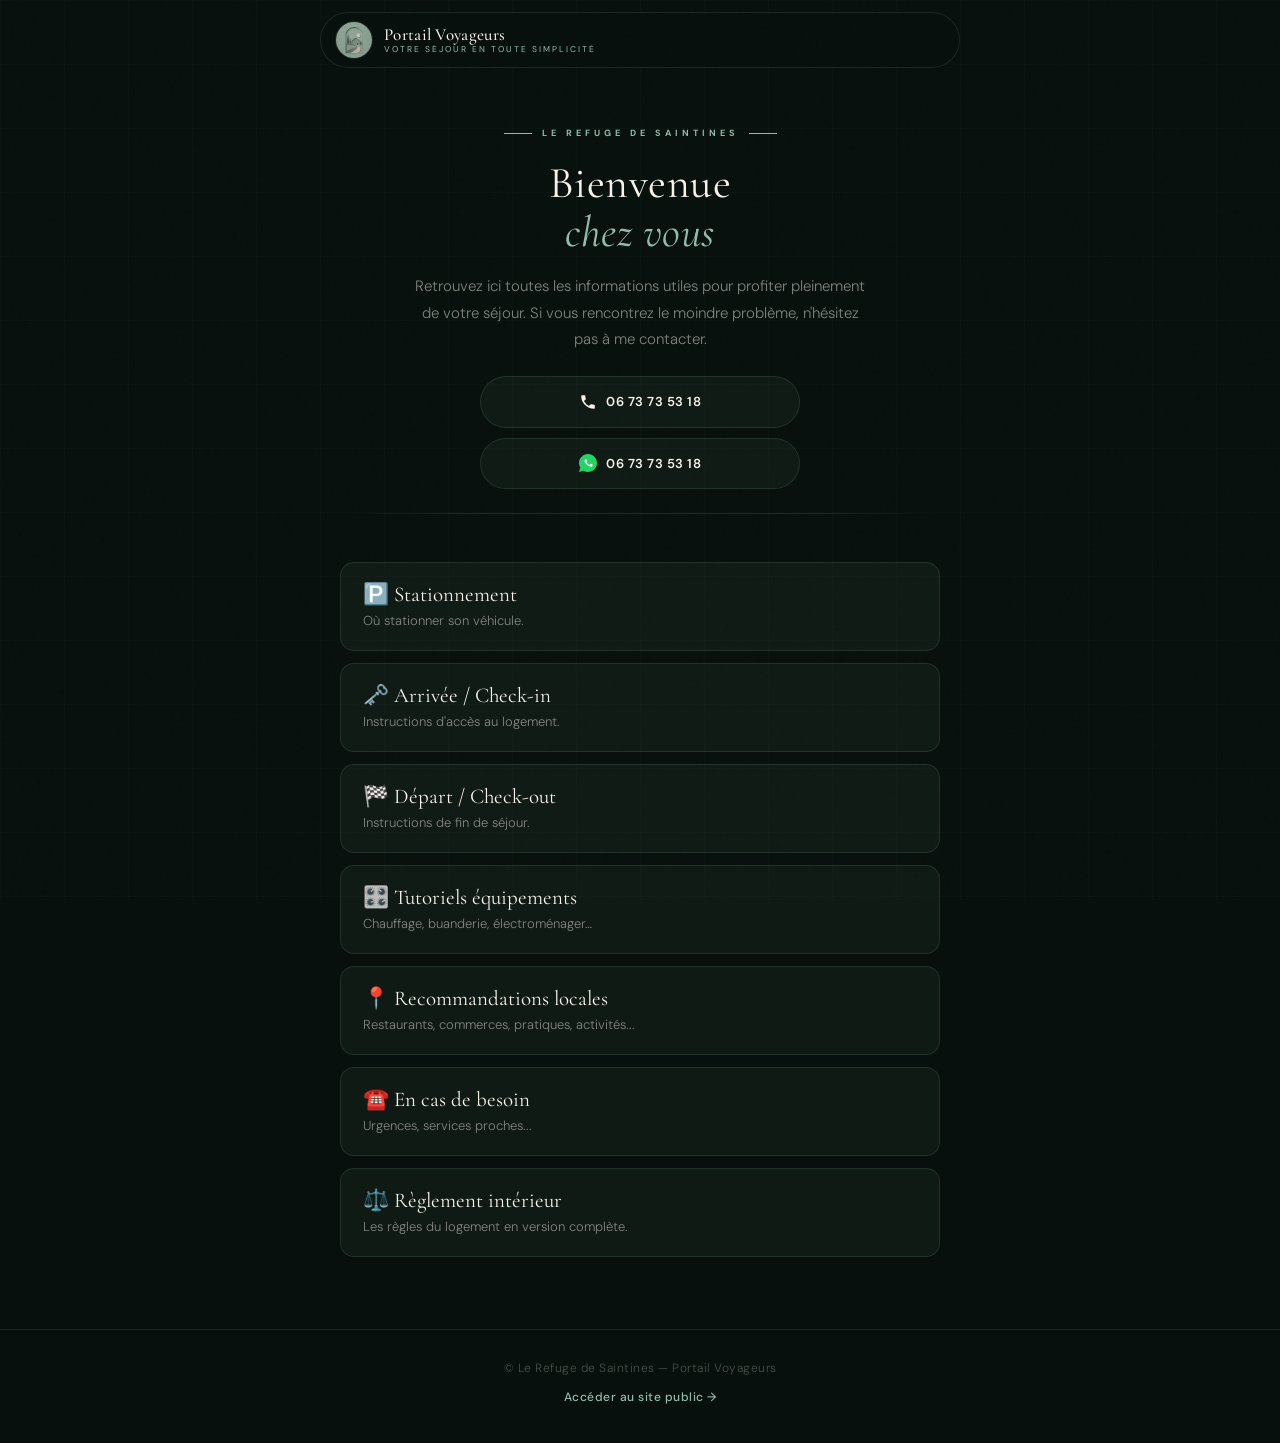
<file: index.html>
<!DOCTYPE html>
<html lang="fr">
<head>
    <meta charset="UTF-8">
    <title>Portail Voyageurs – Le Refuge de Saintines</title>

    <meta name="description" content="Portail voyageurs du Refuge de Saintines : retrouvez ici l'intégralité des informations utiles pour votre séjour.">
    <meta name="robots" content="noindex, nofollow">
    <meta name="viewport" content="width=device-width, initial-scale=1.0">
    <meta name="theme-color" content="#07100c">

    <link rel="preconnect" href="https://fonts.googleapis.com">
    <link rel="preconnect" href="https://fonts.gstatic.com" crossorigin>
    <link href="https://fonts.googleapis.com/css2?family=Cormorant+Garamond:ital,wght@0,400;0,500;0,600;1,400&family=DM+Sans:wght@300;400;500;600;700&display=swap" rel="stylesheet">

    <link rel="icon" href="images/logo-lrds.webp" type="image/webp">

    <link rel="stylesheet" href="css/base/00-tokens.css">
    <link rel="stylesheet" href="css/base/01-reset-base.css">
    <link rel="stylesheet" href="css/base/02-typography.css">
    <link rel="stylesheet" href="css/base/03-layout.css">
    <link rel="stylesheet" href="css/components/header.css">
    <link rel="stylesheet" href="css/components/buttons.css">
    <link rel="stylesheet" href="css/components/separators.css">
    <link rel="stylesheet" href="css/components/cards.css">
    <link rel="stylesheet" href="css/components/footer.css">
    <link rel="stylesheet" href="css/pages/home.css">
</head>

<body>
<a class="skip-link" href="#contenu-principal">Aller au contenu</a>

<header class="guest-header">
    <div class="header-inner">
        <div class="header-brand">
            <img src="images/logo-lrds.webp" alt="Logo Le Refuge de Saintines" class="guest-logo">
            <div class="guest-title">
                <span class="logo">Portail Voyageurs</span>
                <small class="sub">Votre séjour en toute simplicité</small>
            </div>
        </div>
    </div>
</header>

<main id="contenu-principal">

    <!-- Bloc de bienvenue -->
    <section class="guest-welcome">
        <div class="guest-container">
            <span class="eyebrow reveal">Le Refuge de Saintines</span>
            <h1 class="reveal reveal-delay-1">Bienvenue<br><em>chez vous</em></h1>

            <p class="welcome-text reveal reveal-delay-2">
                Retrouvez ici toutes les informations utiles pour profiter pleinement de votre séjour.
                Si vous rencontrez le moindre problème, n'hésitez pas à me contacter.
            </p>

            <div class="contact-card reveal reveal-delay-3">
                <a href="tel:+33673735318" class="btn-pill">
                    <svg class="btn-icon" xmlns="http://www.w3.org/2000/svg" width="18" height="18" viewBox="0 0 24 24" aria-hidden="true">
                        <path d="M6.62 10.79a15.053 15.053 0 006.59 6.59l2.2-2.2a1 1 0 011.01-.24 11.72 11.72 0 003.69.59 1 1 0 011 1V20a1 1 0 01-1 1A17 17 0 013 4a1 1 0 011-1h3.47a1 1 0 011 1 11.72 11.72 0 00.59 3.69 1 1 0 01-.25 1z"/>
                    </svg>
                    <span class="phone-text">06 73 73 53 18</span>
                </a>

                <a href="https://wa.me/33673735318" class="btn-pill">
                    <svg class="btn-icon whatsapp-icon" xmlns="http://www.w3.org/2000/svg" width="18" height="18" viewBox="0 0 32 32" aria-hidden="true">
                        <path fill="#25D366" d="M16 0C7.178 0 0 7.178 0 16c0 2.873.766 5.62 2.215 8.043L0 32l8.147-2.14A15.91 15.91 0 0 0 16 32c8.822 0 16-7.178 16-16S24.822 0 16 0z"/>
                        <path fill="#fff" d="M23.507 18.692c-.353-.177-2.088-1.03-2.41-1.148-.323-.118-.558-.177-.794.177-.236.353-.91 1.148-1.115 1.353-.206.206-.412.236-.765.059-.353-.177-1.49-.549-2.839-1.748-1.05-.938-1.76-2.088-1.966-2.441-.206-.353-.022-.549.156-.726.16-.159.353-.412.53-.618.177-.206.236-.353.353-.588.118-.236.059-.441-.03-.618-.088-.177-.794-1.912-1.075-2.628-.283-.705-.589-.608-.812-.62-.206-.012-.442 0-.677 0-.236 0-.618.088-.938.441-.318.353-1.236 1.208-1.236 2.951 0 1.742 1.266 3.428 1.442 3.674.177.236 2.493 3.81 6.075 5.339 3.583 1.53 3.583 1.02 4.23.973.647-.044 2.088-.853 2.383-1.676.295-.823.295-1.53.206-1.676-.088-.147-.324-.236-.677-.412z"/>
                    </svg>
                    <span class="phone-text">06 73 73 53 18</span>
                </a>
            </div>

            <div class="section-separator reveal reveal-delay-4"></div>
        </div>
    </section>

    <!-- MENU PRINCIPAL SOUS FORME DE CARTES -->
    <nav class="guest-menu" aria-label="Menu du portail voyageurs">
        <div class="guest-container menu-grid">
            <a href="parking.html" class="menu-card reveal">
                <h2>🅿️ Stationnement</h2>
                <p>Où stationner son véhicule.</p>
            </a>

            <a href="arrivee.html" class="menu-card reveal">
                <h2>🗝️ Arrivée / Check-in</h2>
                <p>Instructions d'accès au logement.</p>
            </a>

            <a href="checkout.html" class="menu-card reveal">
                <h2>🏁 Départ / Check-out</h2>
                <p>Instructions de fin de séjour.</p>
            </a>

            <a href="tutoriels.html" class="menu-card reveal">
                <h2>🎛️ Tutoriels équipements</h2>
                <p>Chauffage, buanderie, électroménager…</p>
            </a>

            <a href="https://gite-refugedesaintines.com/#reco" class="menu-card reveal">
                <h2>📍 Recommandations locales</h2>
                <p>Restaurants, commerces, pratiques, activités...</p>
            </a>

            <a href="https://gite-refugedesaintines.com/?reco=pratique#reco" class="menu-card reveal">
                <h2>☎️ En cas de besoin</h2>
                <p>Urgences, services proches...</p>
            </a>

            <a href="reglement.html" class="menu-card reveal">
                <h2>⚖️ Règlement intérieur</h2>
                <p>Les règles du logement en version complète.</p>
            </a>
        </div>
    </nav>

</main>

<footer class="guest-footer">
    <div class="guest-container">
        <p>© Le Refuge de Saintines — Portail Voyageurs</p>
        <p>
            <a href="https://gite-refugedesaintines.com" target="_blank" rel="noopener">
                Accéder au site public →
            </a>
        </p>
    </div>
</footer>

<script src="js/guest.js"></script>
</body>
</html>
</file>
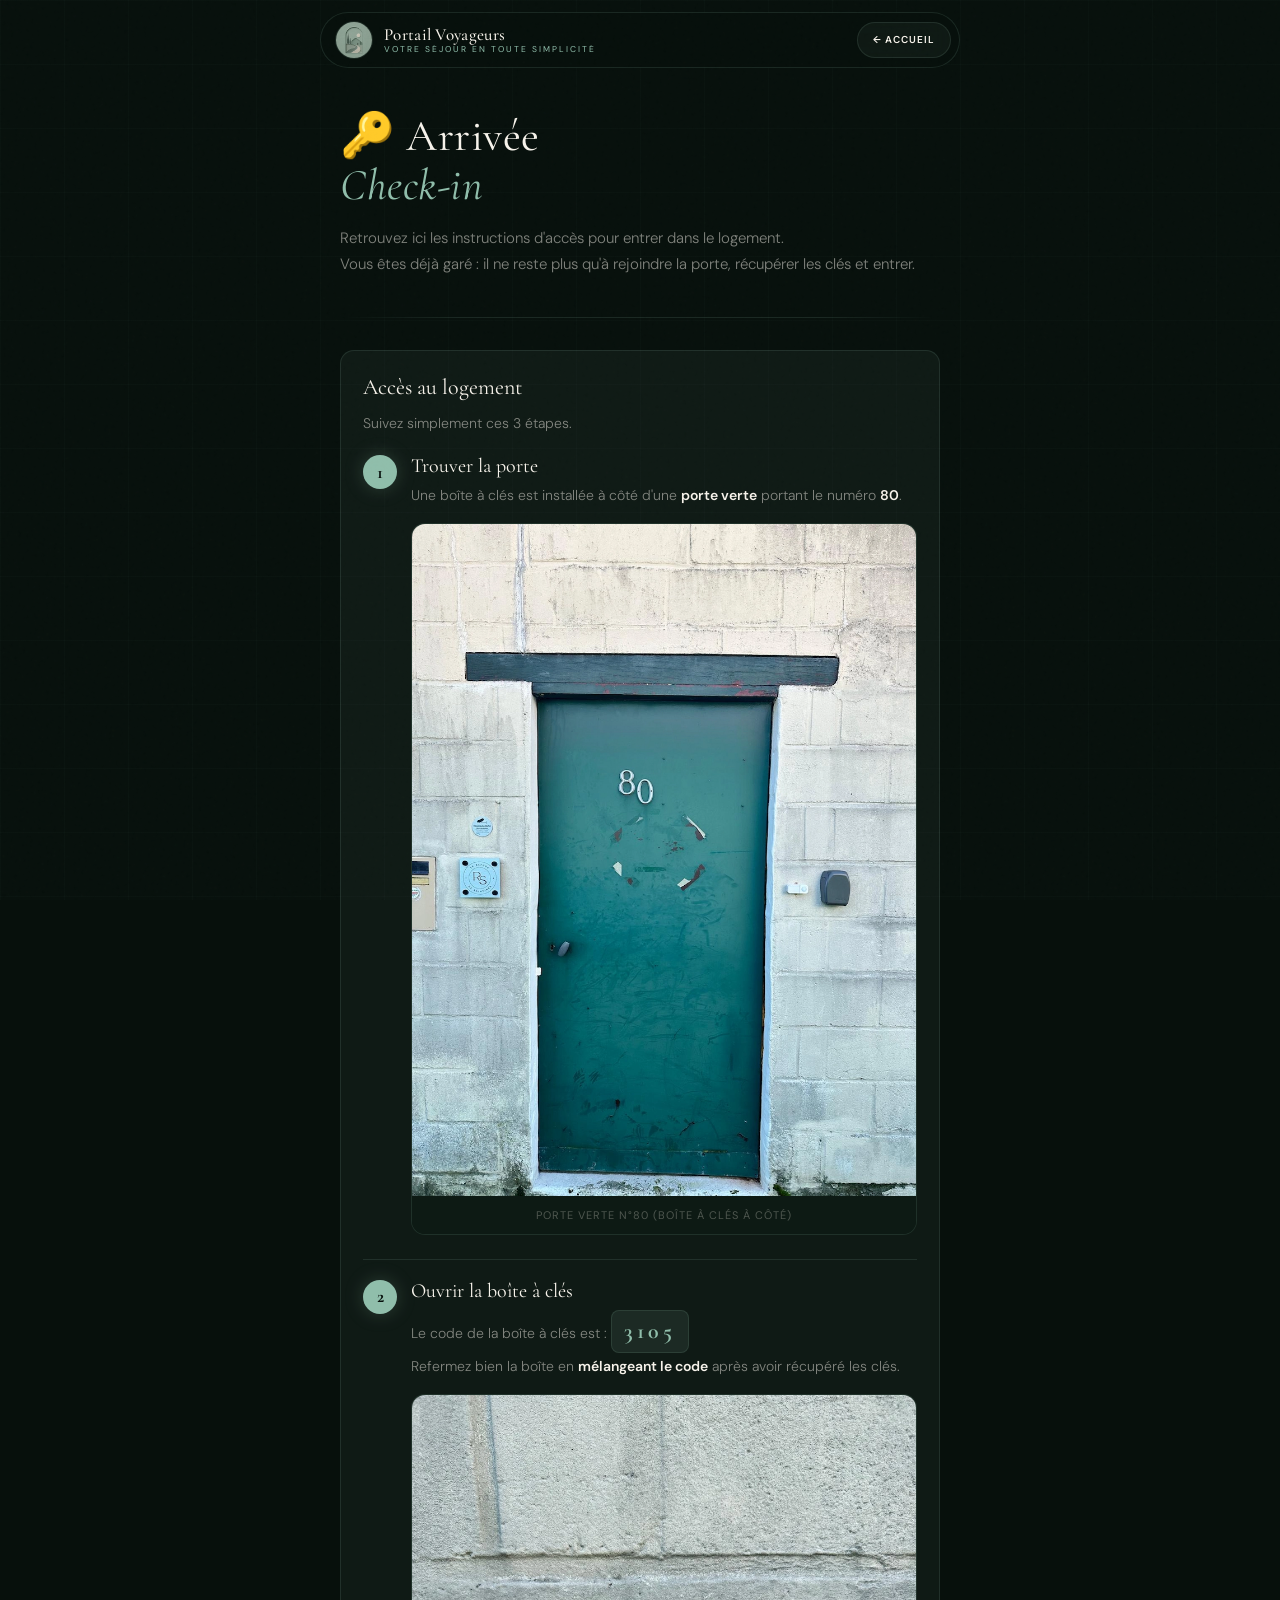
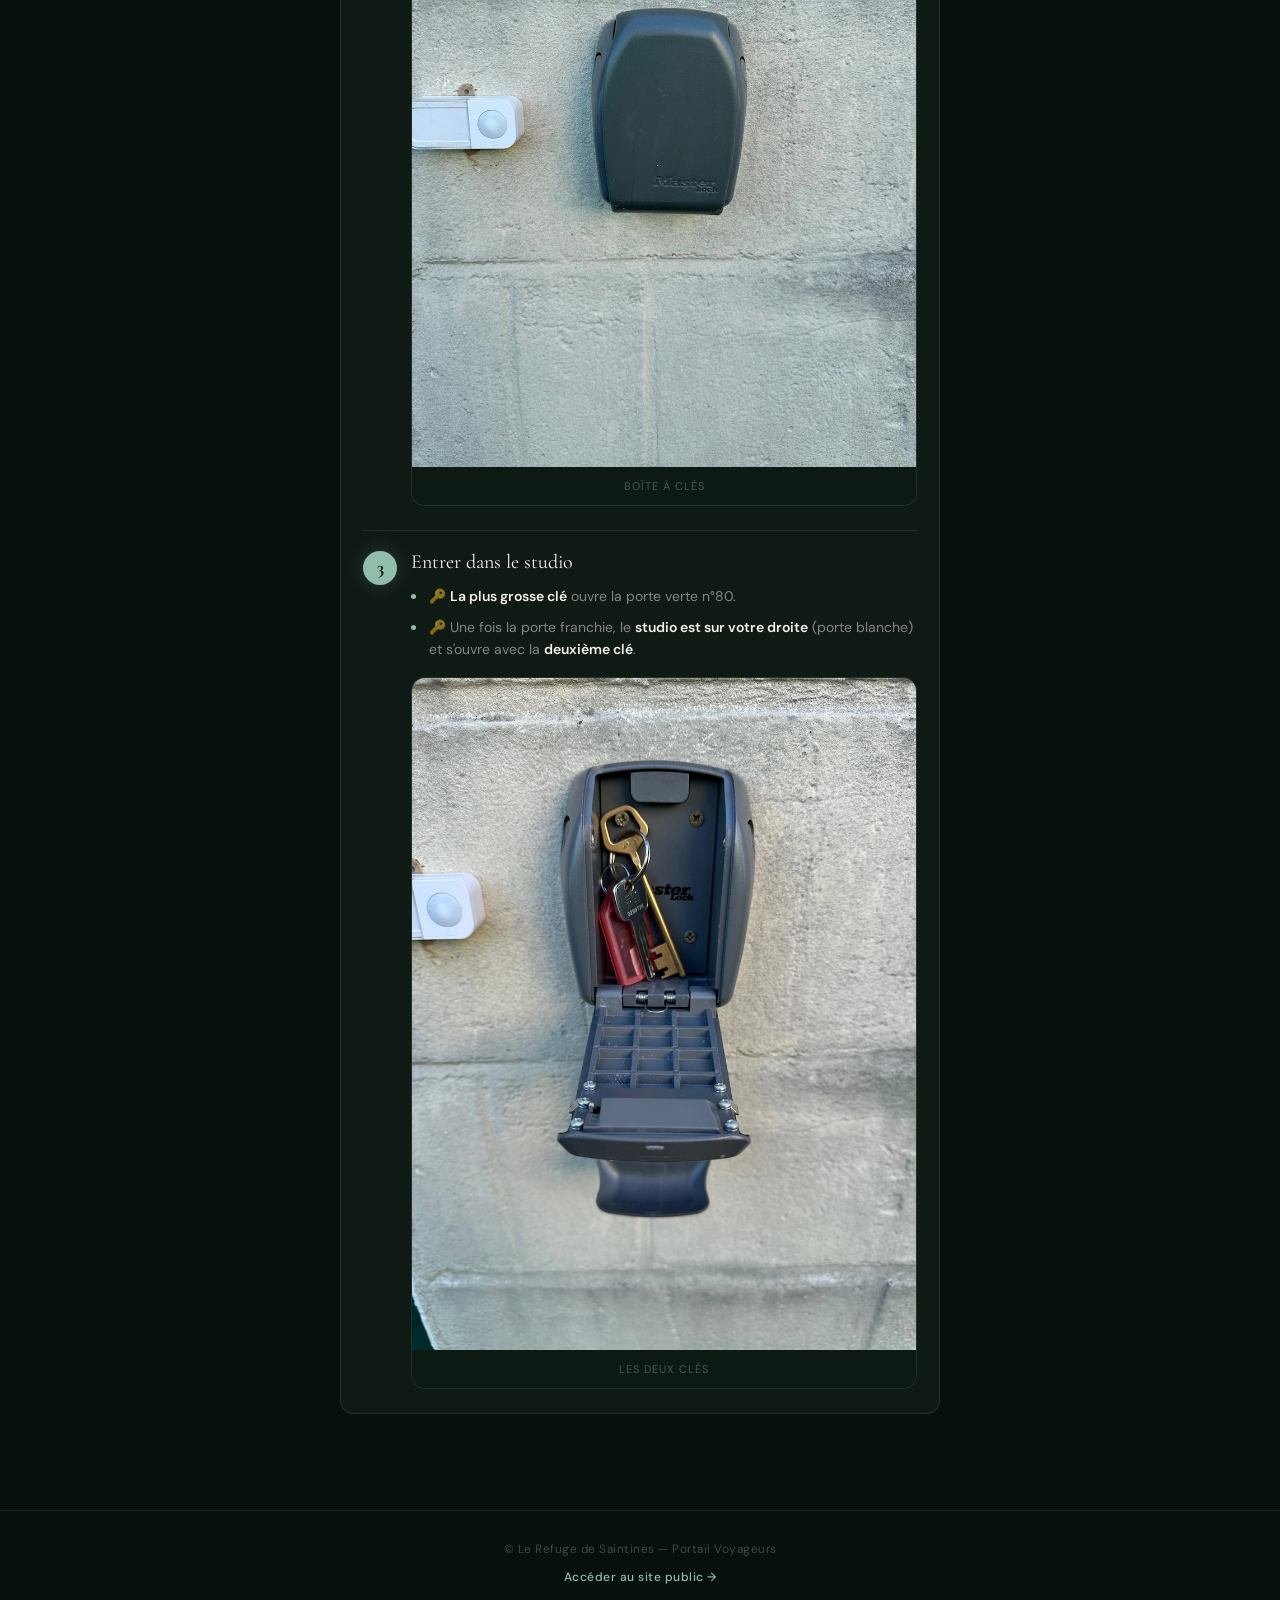
<file: arrivee.html>
<!doctype html>
<html lang="fr">
<head>
    <meta charset="utf-8" />
    <title>Arrivée / Check-in – Le Refuge de Saintines</title>

    <meta name="description" content="Toutes les informations d'accès au logement du Refuge de Saintines.">
    <meta name="robots" content="noindex, nofollow" />
    <meta name="viewport" content="width=device-width, initial-scale=1" />
    <meta name="theme-color" content="#07100c">

    <link rel="preconnect" href="https://fonts.googleapis.com">
    <link rel="preconnect" href="https://fonts.gstatic.com" crossorigin>
    <link href="https://fonts.googleapis.com/css2?family=Cormorant+Garamond:ital,wght@0,400;0,500;0,600;1,400&family=DM+Sans:wght@300;400;500;600;700&display=swap" rel="stylesheet">

    <link rel="icon" href="images/logo-lrds.webp" type="image/webp">

    <link rel="stylesheet" href="css/base/00-tokens.css">
    <link rel="stylesheet" href="css/base/01-reset-base.css">
    <link rel="stylesheet" href="css/base/02-typography.css">
    <link rel="stylesheet" href="css/base/03-layout.css">
    <link rel="stylesheet" href="css/components/header.css">
    <link rel="stylesheet" href="css/components/buttons.css">
    <link rel="stylesheet" href="css/components/separators.css">
    <link rel="stylesheet" href="css/components/cards.css">
    <link rel="stylesheet" href="css/components/footer.css">
    <link rel="stylesheet" href="css/pages/arrivee.css" />
</head>

<body>
<a class="skip-link" href="#contenu-principal">Aller au contenu</a>

<header class="guest-header">
    <div class="header-inner">
        <div class="header-brand">
            <img src="images/logo-lrds.webp" alt="Logo Le Refuge de Saintines" class="guest-logo">
            <div class="guest-title">
                <span class="logo">Portail Voyageurs</span>
                <small class="sub">Votre séjour en toute simplicité</small>
            </div>
        </div>
        <a href="index.html" class="header-return">← Accueil</a>
    </div>
</header>

<main id="contenu-principal">
    <section class="page-hero">
        <div class="guest-container">
            <h1 class="reveal">🔑 Arrivée<br><em>Check-in</em></h1>
            <p class="page-intro reveal reveal-delay-1">
                Retrouvez ici les instructions d'accès pour entrer dans le logement.<br>
                Vous êtes déjà garé : il ne reste plus qu'à rejoindre la porte, récupérer les clés et entrer.
            </p>
        </div>
    </section>

    <section class="page-section">
        <div class="guest-container">
            <div class="section-separator reveal"></div>
        </div>
    </section>

    <section class="page-section">
        <div class="guest-container">
            <article class="info-card reveal">
                <h2 class="info-title">Accès au logement</h2>
                <p>Suivez simplement ces 3 étapes.</p>

                <div class="arrivee-steps">
                    <!-- ÉTAPE 1 -->
                    <article class="arrivee-step">
                        <header class="arrivee-step-head">
                            <span class="arrivee-step-badge">1</span>
                            <div>
                                <h3>Trouver la porte</h3>
                                <p>
                                    Une boîte à clés est installée à côté d'une <strong>porte verte</strong> portant le numéro
                                    <strong>80</strong>.
                                </p>
                            </div>
                        </header>
                        <div class="arrivee-media">
                            <figure class="arrivee-photo">
                                <img src="images/acces/green-door.webp" alt="Porte verte numéro 80 (boîte à clés à proximité)" loading="lazy" />
                                <figcaption>Porte verte n°80 (boîte à clés à côté)</figcaption>
                            </figure>
                        </div>
                    </article>

                    <!-- ÉTAPE 2 -->
                    <article class="arrivee-step">
                        <header class="arrivee-step-head">
                            <span class="arrivee-step-badge">2</span>
                            <div>
                                <h3>Ouvrir la boîte à clés</h3>
                                <p>
                                    Le code de la boîte à clés est :
                                    <span class="arrivee-code">3105</span><br>
                                    Refermez bien la boîte en <strong>mélangeant le code</strong> après avoir récupéré les clés.
                                </p>
                            </div>
                        </header>
                        <div class="arrivee-media">
                            <figure class="arrivee-photo">
                                <img src="images/acces/key-box.webp" alt="Boîte à clés installée près de la porte verte" loading="lazy" />
                                <figcaption>Boîte à clés</figcaption>
                            </figure>
                        </div>
                    </article>

                    <!-- ÉTAPE 3 -->
                    <article class="arrivee-step">
                        <header class="arrivee-step-head">
                            <span class="arrivee-step-badge">3</span>
                            <div>
                                <h3>Entrer dans le studio</h3>
                                <ul class="arrivee-list">
                                    <li>🔑 <strong>La plus grosse clé</strong> ouvre la porte verte n°80.</li>
                                    <li>🔑 Une fois la porte franchie, le <strong>studio est sur votre droite</strong> (porte blanche) et s'ouvre avec la <strong>deuxième clé</strong>.</li>
                                </ul>
                            </div>
                        </header>
                        <div class="arrivee-media">
                            <figure class="arrivee-photo">
                                <img src="images/acces/key-box-opened.webp" alt="Les deux clés à l'intérieur de la boîte à clés" loading="lazy" />
                                <figcaption>Les deux clés</figcaption>
                            </figure>
                        </div>
                    </article>
                </div>
            </article>
        </div>
    </section>
</main>

<footer class="guest-footer">
    <div class="guest-container">
        <p>© Le Refuge de Saintines — Portail Voyageurs</p>
        <p>
            <a href="https://gite-refugedesaintines.com" target="_blank" rel="noopener">
                Accéder au site public →
            </a>
        </p>
    </div>
</footer>

<script src="js/guest.js"></script>
</body>
</html>
</file>
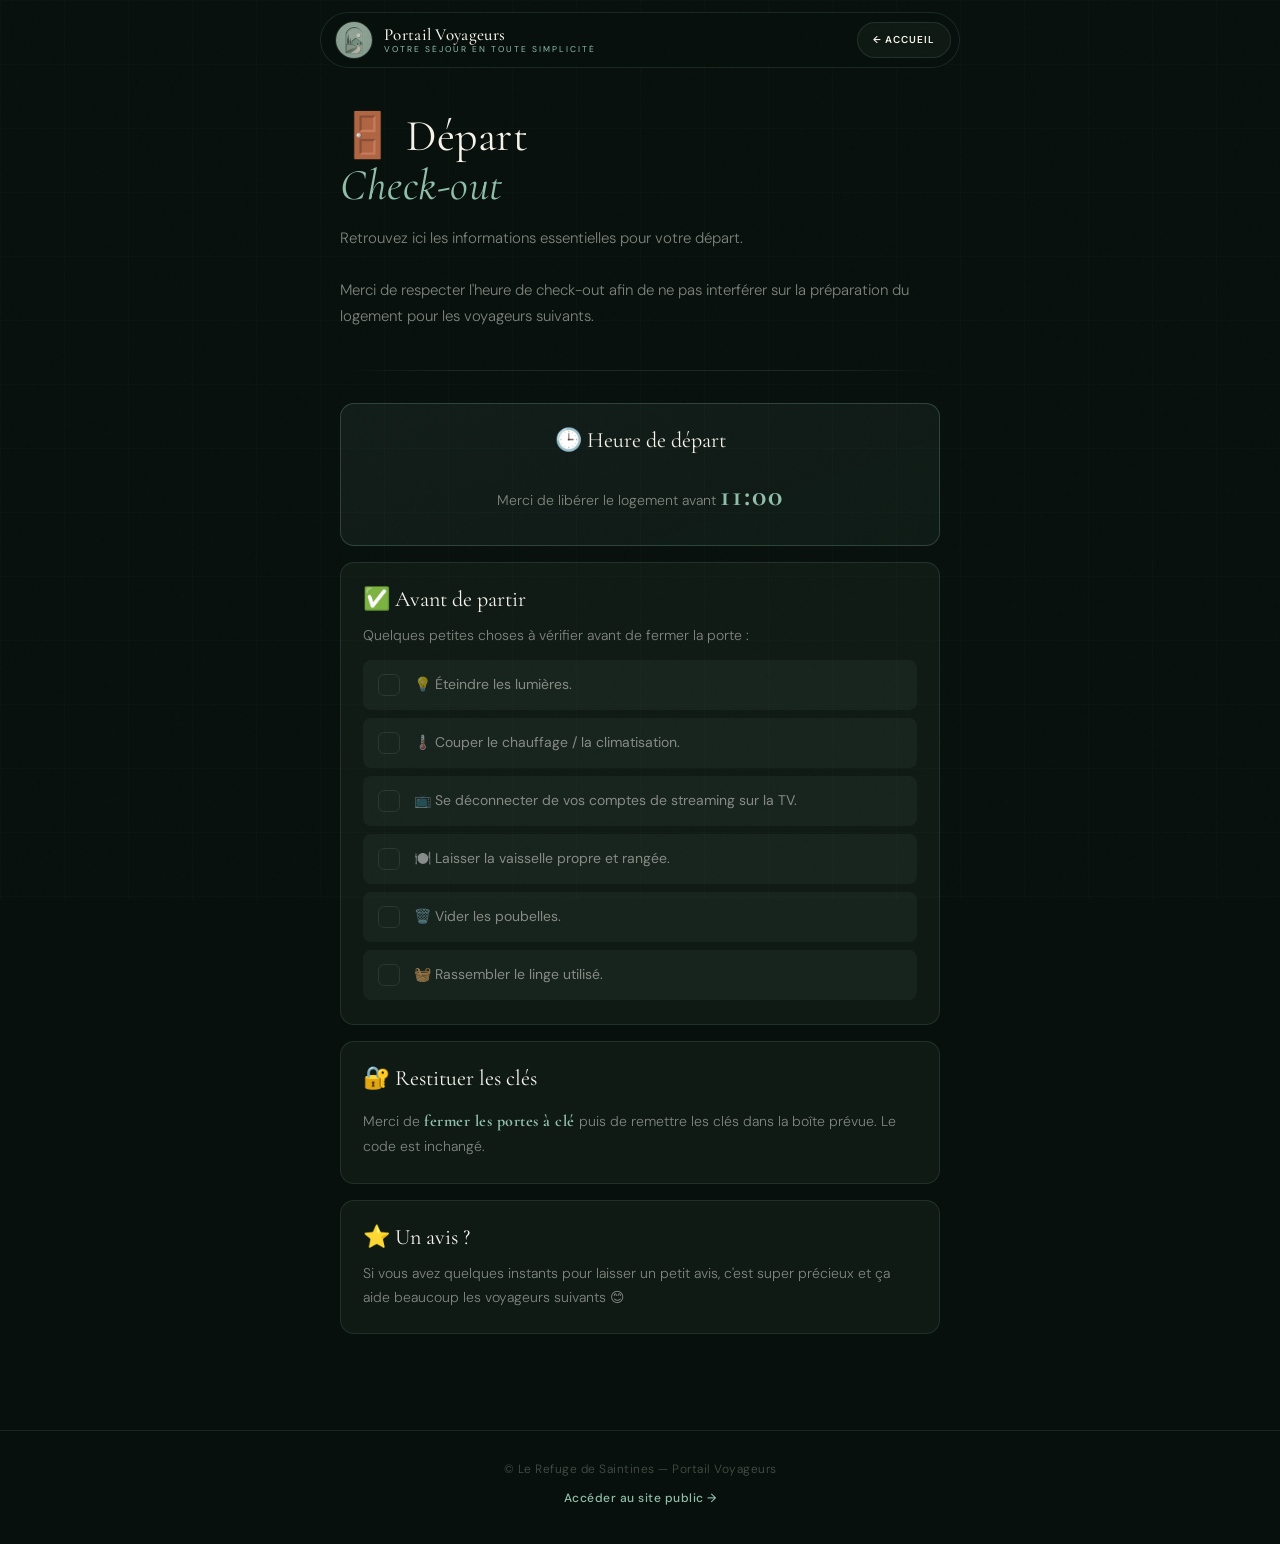
<file: checkout.html>
<!doctype html>
<html lang="fr">
<head>
    <meta charset="utf-8" />
    <title>Départ / Check-out – Le Refuge de Saintines</title>

    <meta name="description" content="Toutes les informations de fin de séjour au Refuge de Saintines.">
    <meta name="robots" content="noindex, nofollow" />
    <meta name="viewport" content="width=device-width, initial-scale=1" />
    <meta name="theme-color" content="#07100c">

    <link rel="preconnect" href="https://fonts.googleapis.com">
    <link rel="preconnect" href="https://fonts.gstatic.com" crossorigin>
    <link href="https://fonts.googleapis.com/css2?family=Cormorant+Garamond:ital,wght@0,400;0,500;0,600;1,400&family=DM+Sans:wght@300;400;500;600;700&display=swap" rel="stylesheet">

    <link rel="icon" href="images/logo-lrds.webp" type="image/webp">

    <link rel="stylesheet" href="css/base/00-tokens.css">
    <link rel="stylesheet" href="css/base/01-reset-base.css">
    <link rel="stylesheet" href="css/base/02-typography.css">
    <link rel="stylesheet" href="css/base/03-layout.css">
    <link rel="stylesheet" href="css/components/header.css">
    <link rel="stylesheet" href="css/components/buttons.css">
    <link rel="stylesheet" href="css/components/separators.css">
    <link rel="stylesheet" href="css/components/cards.css">
    <link rel="stylesheet" href="css/components/footer.css">
    <link rel="stylesheet" href="css/pages/checkout.css" />
</head>

<body>
<a class="skip-link" href="#contenu-principal">Aller au contenu</a>

<header class="guest-header">
    <div class="header-inner">
        <div class="header-brand">
            <img src="images/logo-lrds.webp" alt="Logo Le Refuge de Saintines" class="guest-logo">
            <div class="guest-title">
                <span class="logo">Portail Voyageurs</span>
                <small class="sub">Votre séjour en toute simplicité</small>
            </div>
        </div>
        <a href="index.html" class="header-return">← Accueil</a>
    </div>
</header>

<main id="contenu-principal">
    <section class="page-hero">
        <div class="guest-container">
            <h1 class="reveal">🚪 Départ<br><em>Check-out</em></h1>
            <p class="page-intro reveal reveal-delay-1">
                Retrouvez ici les informations essentielles pour votre départ.<br><br>
                Merci de respecter l'heure de check-out afin de ne pas interférer sur la préparation du logement pour les voyageurs suivants.
            </p>
        </div>
    </section>

    <section class="page-section">
        <div class="guest-container">
            <div class="section-separator reveal"></div>
        </div>
    </section>

    <section class="page-section">
        <div class="guest-container">

            <!-- Heure de départ -->
            <article class="info-card checkout-highlight reveal">
                <h2 class="info-title">🕒 Heure de départ</h2>
                <p class="checkout-time">
                    Merci de libérer le logement avant
                    <span class="checkout-code">11:00</span>
                </p>
            </article>

            <!-- Checklist -->
            <article class="info-card reveal">
                <h2 class="info-title">✅ Avant de partir</h2>
                <p>Quelques petites choses à vérifier avant de fermer la porte :</p>

                <ul class="checkout-list">
                    <li>
                        <label class="checkout-item">
                            <input type="checkbox" />
                            <span>💡 Éteindre les lumières.</span>
                        </label>
                    </li>
                    <li>
                        <label class="checkout-item">
                            <input type="checkbox" />
                            <span>🌡️ Couper le chauffage / la climatisation.</span>
                        </label>
                    </li>
                    <li>
                        <label class="checkout-item">
                            <input type="checkbox" />
                            <span>📺 Se déconnecter de vos comptes de streaming sur la TV.</span>
                        </label>
                    </li>
                    <li>
                        <label class="checkout-item">
                            <input type="checkbox" />
                            <span>🍽️ Laisser la vaisselle propre et rangée.</span>
                        </label>
                    </li>
                    <li>
                        <label class="checkout-item">
                            <input type="checkbox" />
                            <span>🗑️ Vider les poubelles.</span>
                        </label>
                    </li>
                    <li>
                        <label class="checkout-item">
                            <input type="checkbox" />
                            <span>🧺 Rassembler le linge utilisé.</span>
                        </label>
                    </li>
                </ul>
            </article>

            <!-- Clés -->
            <article class="info-card checkout-keys reveal">
                <h2 class="info-title">🔐 Restituer les clés</h2>
                <p>
                    Merci de <span class="checkout-code">fermer les portes à clé</span> puis de remettre les clés dans la boîte prévue.
                    Le code est inchangé.
                </p>
            </article>

            <!-- Avis -->
            <article class="info-card checkout-review reveal">
                <h2 class="info-title">⭐ Un avis ?</h2>
                <p>
                    Si vous avez quelques instants pour laisser un petit avis, c'est super précieux et ça aide beaucoup
                    les voyageurs suivants 😊
                </p>
            </article>

        </div>
    </section>
</main>

<footer class="guest-footer">
    <div class="guest-container">
        <p>© Le Refuge de Saintines — Portail Voyageurs</p>
        <p>
            <a href="https://gite-refugedesaintines.com" target="_blank" rel="noopener">
                Accéder au site public →
            </a>
        </p>
    </div>
</footer>

<script src="js/guest.js"></script>
</body>
</html>
</file>
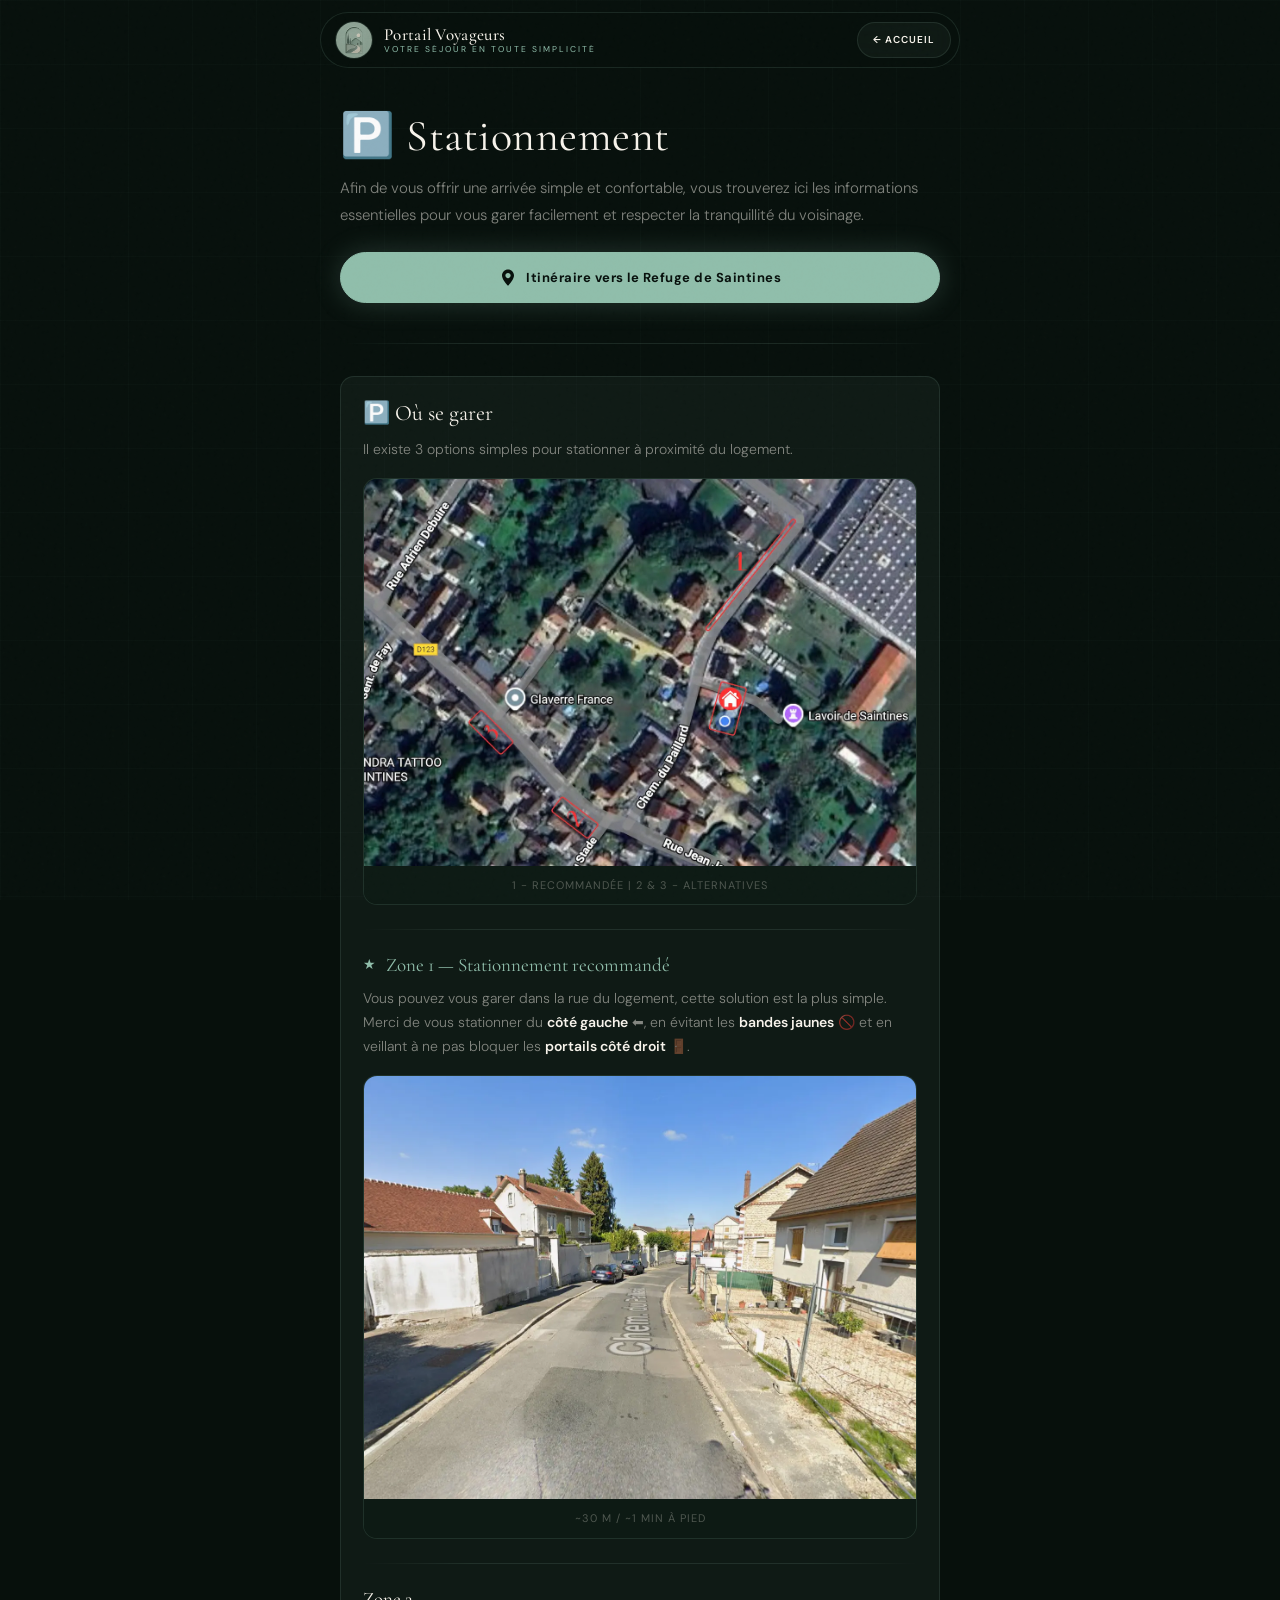
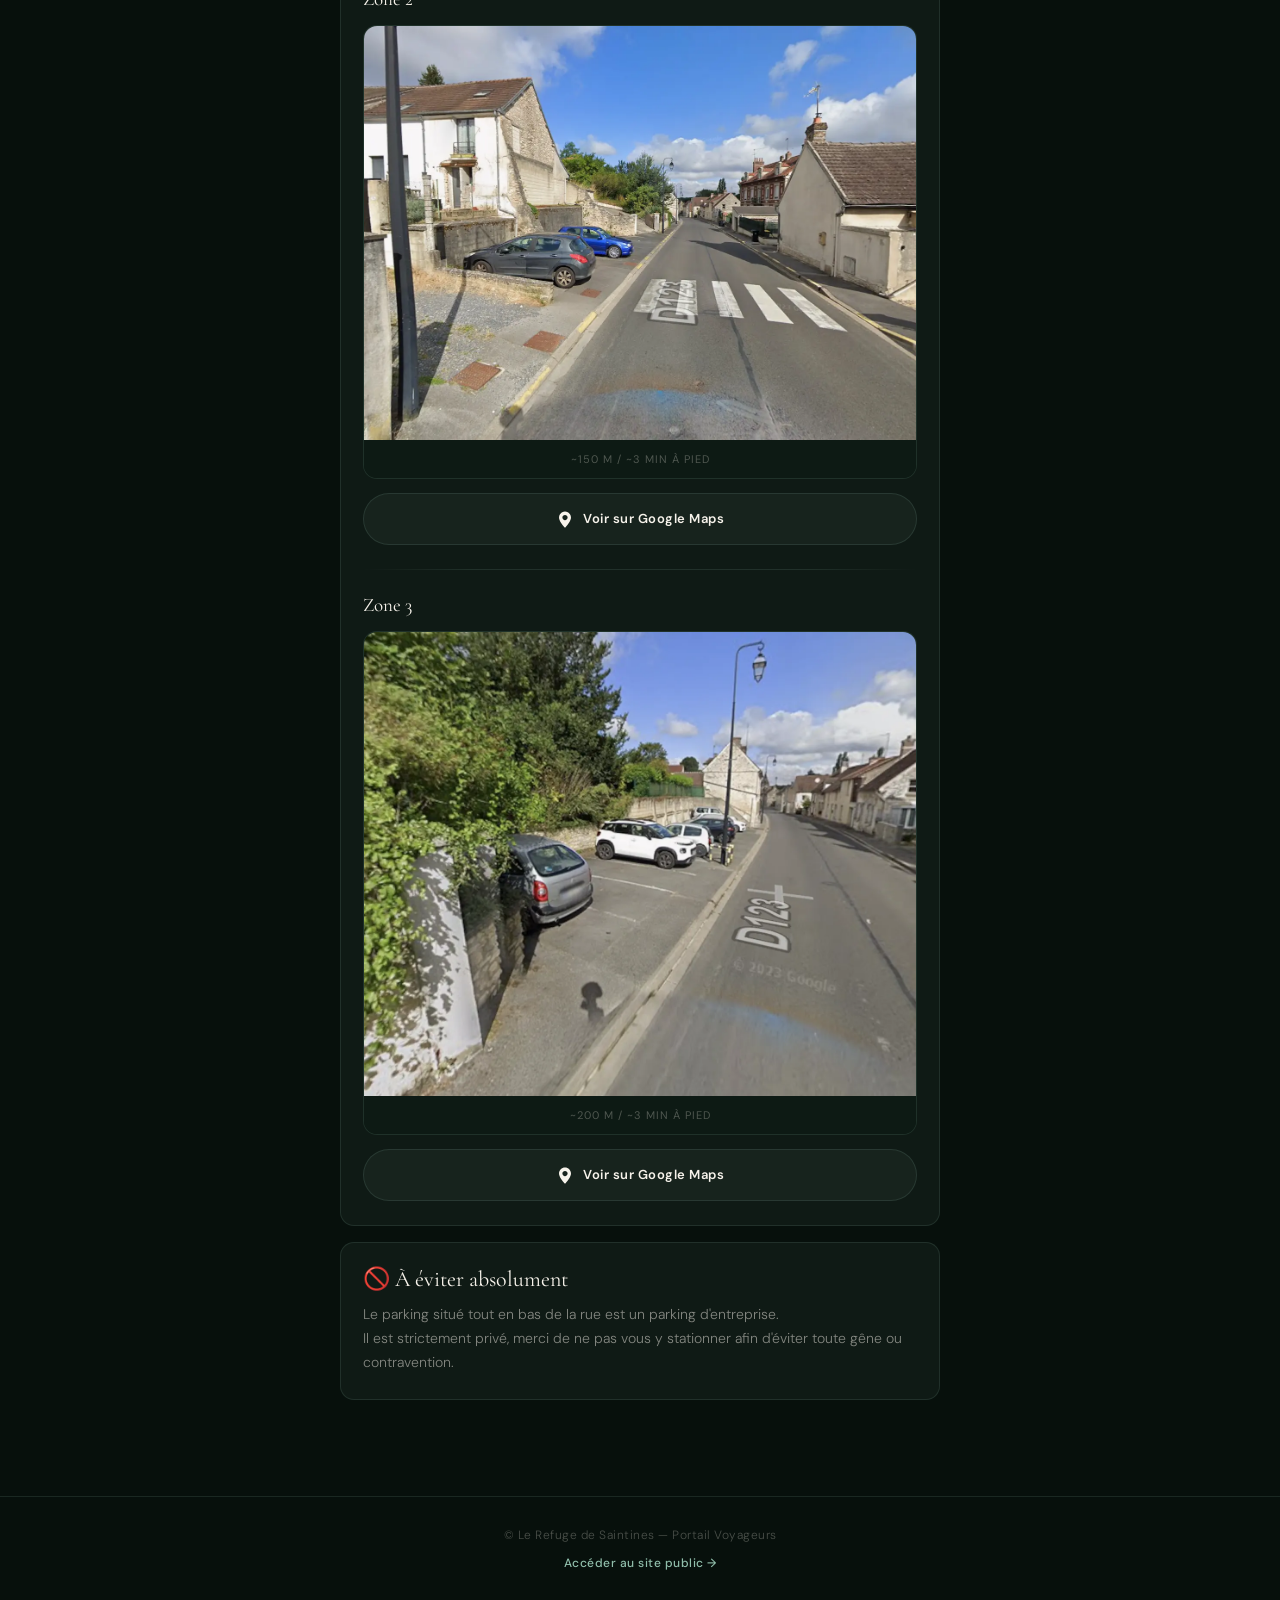
<file: parking.html>
<!DOCTYPE html>
<html lang="fr">
<head>
    <meta charset="UTF-8">
    <title>Stationnement – Le Refuge de Saintines</title>

    <meta name="description" content="Toutes les informations de stationnement pour votre séjour au Refuge de Saintines.">
    <meta name="robots" content="noindex, nofollow">
    <meta name="viewport" content="width=device-width, initial-scale=1.0">
    <meta name="theme-color" content="#07100c">

    <link rel="preconnect" href="https://fonts.googleapis.com">
    <link rel="preconnect" href="https://fonts.gstatic.com" crossorigin>
    <link href="https://fonts.googleapis.com/css2?family=Cormorant+Garamond:ital,wght@0,400;0,500;0,600;1,400&family=DM+Sans:wght@300;400;500;600;700&display=swap" rel="stylesheet">

    <link rel="icon" href="images/logo-lrds.webp" type="image/webp">

    <link rel="stylesheet" href="css/base/00-tokens.css">
    <link rel="stylesheet" href="css/base/01-reset-base.css">
    <link rel="stylesheet" href="css/base/02-typography.css">
    <link rel="stylesheet" href="css/base/03-layout.css">
    <link rel="stylesheet" href="css/components/header.css">
    <link rel="stylesheet" href="css/components/buttons.css">
    <link rel="stylesheet" href="css/components/separators.css">
    <link rel="stylesheet" href="css/components/cards.css">
    <link rel="stylesheet" href="css/components/footer.css">
    <link rel="stylesheet" href="css/pages/parking.css">
</head>

<body>
<a class="skip-link" href="#contenu-principal">Aller au contenu</a>

<header class="guest-header">
    <div class="header-inner">
        <div class="header-brand">
            <img src="images/logo-lrds.webp" alt="Logo Le Refuge de Saintines" class="guest-logo">
            <div class="guest-title">
                <span class="logo">Portail Voyageurs</span>
                <small class="sub">Votre séjour en toute simplicité</small>
            </div>
        </div>
        <a href="index.html" class="header-return">← Accueil</a>
    </div>
</header>

<main id="contenu-principal">
    <section class="page-hero">
        <div class="guest-container">
            <h1 class="reveal">🅿️ Stationnement</h1>
            <p class="page-intro reveal reveal-delay-1">
                Afin de vous offrir une arrivée simple et confortable,
                vous trouverez ici les informations essentielles pour vous garer facilement et respecter la tranquillité du voisinage.
            </p>

            <div class="lrds-map-link reveal reveal-delay-2">
                <a href="https://maps.app.goo.gl/4g3GNBaH7LQgGtJo8" class="btn-pill btn-primary map-link" target="_blank" rel="noopener noreferrer">
                    <svg class="btn-icon" xmlns="http://www.w3.org/2000/svg" viewBox="0 0 24 24" aria-hidden="true">
                        <path d="M12 2C7.59 2 4 5.59 4 10c0 4.41 4.67 10.06 7.17 12.93.46.54 1.2.54 1.66 0C15.33 20.06 20 14.41 20 10c0-4.41-3.59-8-8-8zm0 11.5c-1.93 0-3.5-1.57-3.5-3.5S10.07 6.5 12 6.5s3.5 1.57 3.5 3.5S13.93 13.5 12 13.5z"/>
                    </svg>
                    <span>Itinéraire vers le Refuge de Saintines</span>
                </a>
            </div>
        </div>
    </section>

    <section class="page-section">
        <div class="guest-container">
            <div class="section-separator reveal"></div>
        </div>
    </section>

    <section class="page-section">
        <div class="guest-container">

            <!-- Où se garer -->
            <article class="info-card reveal">
                <h2 class="info-title">🅿️ Où se garer</h2>
                <p>Il existe 3 options simples pour stationner à proximité du logement.</p>

                <figure class="parking-figure">
                    <img src="images/parking/global-view.webp" alt="Image satellite globale" class="parking-image" loading="lazy">
                    <figcaption class="parking-figcaption">1 - Recommandée | 2 &amp; 3 - Alternatives</figcaption>
                </figure>

                <div class="section-separator"></div>

                <div class="parking-block recommended">
                    <h2 class="info-title">Zone 1 — Stationnement recommandé</h2>
                    <p>
                        Vous pouvez vous garer dans la rue du logement, cette solution est la plus simple.
                        Merci de vous stationner du <strong>côté gauche</strong> ⬅️, en évitant les <strong>bandes jaunes</strong> 🚫
                        et en veillant à ne pas bloquer les <strong>portails côté droit</strong> 🚪.
                    </p>

                    <figure class="parking-figure">
                        <img src="images/parking/sw-zone_1.webp" alt="Street view - Zone 1" class="parking-image" loading="lazy">
                        <figcaption class="parking-figcaption">~30 m / ~1 min à pied</figcaption>
                    </figure>
                </div>

                <div class="section-separator"></div>

                <div class="parking-block alternatives">
                    <div class="parking-option">
                        <h2 class="info-title">Zone 2</h2>

                        <figure class="parking-figure">
                            <img src="images/parking/sw-zone_2.webp" alt="Street view - Zone 2" class="parking-image" loading="lazy">
                            <figcaption class="parking-figcaption">~150 m / ~3 min à pied</figcaption>
                        </figure>

                        <a href="https://maps.app.goo.gl/rWLfq4iaxfsfREeu8" class="btn-pill map-link" target="_blank" rel="noopener noreferrer">
                            <svg class="btn-icon" xmlns="http://www.w3.org/2000/svg" viewBox="0 0 24 24" aria-hidden="true">
                                <path d="M12 2C7.59 2 4 5.59 4 10c0 4.41 4.67 10.06 7.17 12.93.46.54 1.2.54 1.66 0C15.33 20.06 20 14.41 20 10c0-4.41-3.59-8-8-8zm0 11.5c-1.93 0-3.5-1.57-3.5-3.5S10.07 6.5 12 6.5s3.5 1.57 3.5 3.5S13.93 13.5 12 13.5z"/>
                            </svg>
                            <span>Voir sur Google Maps</span>
                        </a>
                    </div>

                    <div class="section-separator"></div>

                    <div class="parking-option">
                        <h2 class="info-title">Zone 3</h2>

                        <figure class="parking-figure">
                            <img src="images/parking/sw-zone_3.webp" alt="Street view - Zone 3" class="parking-image" loading="lazy">
                            <figcaption class="parking-figcaption">~200 m / ~3 min à pied</figcaption>
                        </figure>

                        <a href="https://maps.app.goo.gl/vZe7NCY1et1YGCEZ7" class="btn-pill map-link" target="_blank" rel="noopener noreferrer">
                            <svg class="btn-icon" xmlns="http://www.w3.org/2000/svg" viewBox="0 0 24 24" aria-hidden="true">
                                <path d="M12 2C7.59 2 4 5.59 4 10c0 4.41 4.67 10.06 7.17 12.93.46.54 1.2.54 1.66 0C15.33 20.06 20 14.41 20 10c0-4.41-3.59-8-8-8zm0 11.5c-1.93 0-3.5-1.57-3.5-3.5S10.07 6.5 12 6.5s3.5 1.57 3.5 3.5S13.93 13.5 12 13.5z"/>
                            </svg>
                            <span>Voir sur Google Maps</span>
                        </a>
                    </div>
                </div>
            </article>

            <!-- À éviter -->
            <article class="info-card reveal">
                <h2 class="info-title">🚫 À éviter absolument</h2>
                <p>
                    Le parking situé tout en bas de la rue est un parking d'entreprise.<br>
                    Il est strictement privé, merci de ne pas vous y stationner afin d'éviter toute gêne ou contravention.
                </p>
            </article>

        </div>
    </section>
</main>

<footer class="guest-footer">
    <div class="guest-container">
        <p>© Le Refuge de Saintines — Portail Voyageurs</p>
        <p>
            <a href="https://gite-refugedesaintines.com" target="_blank" rel="noopener">
                Accéder au site public →
            </a>
        </p>
    </div>
</footer>

<script src="js/guest.js"></script>
</body>
</html>
</file>
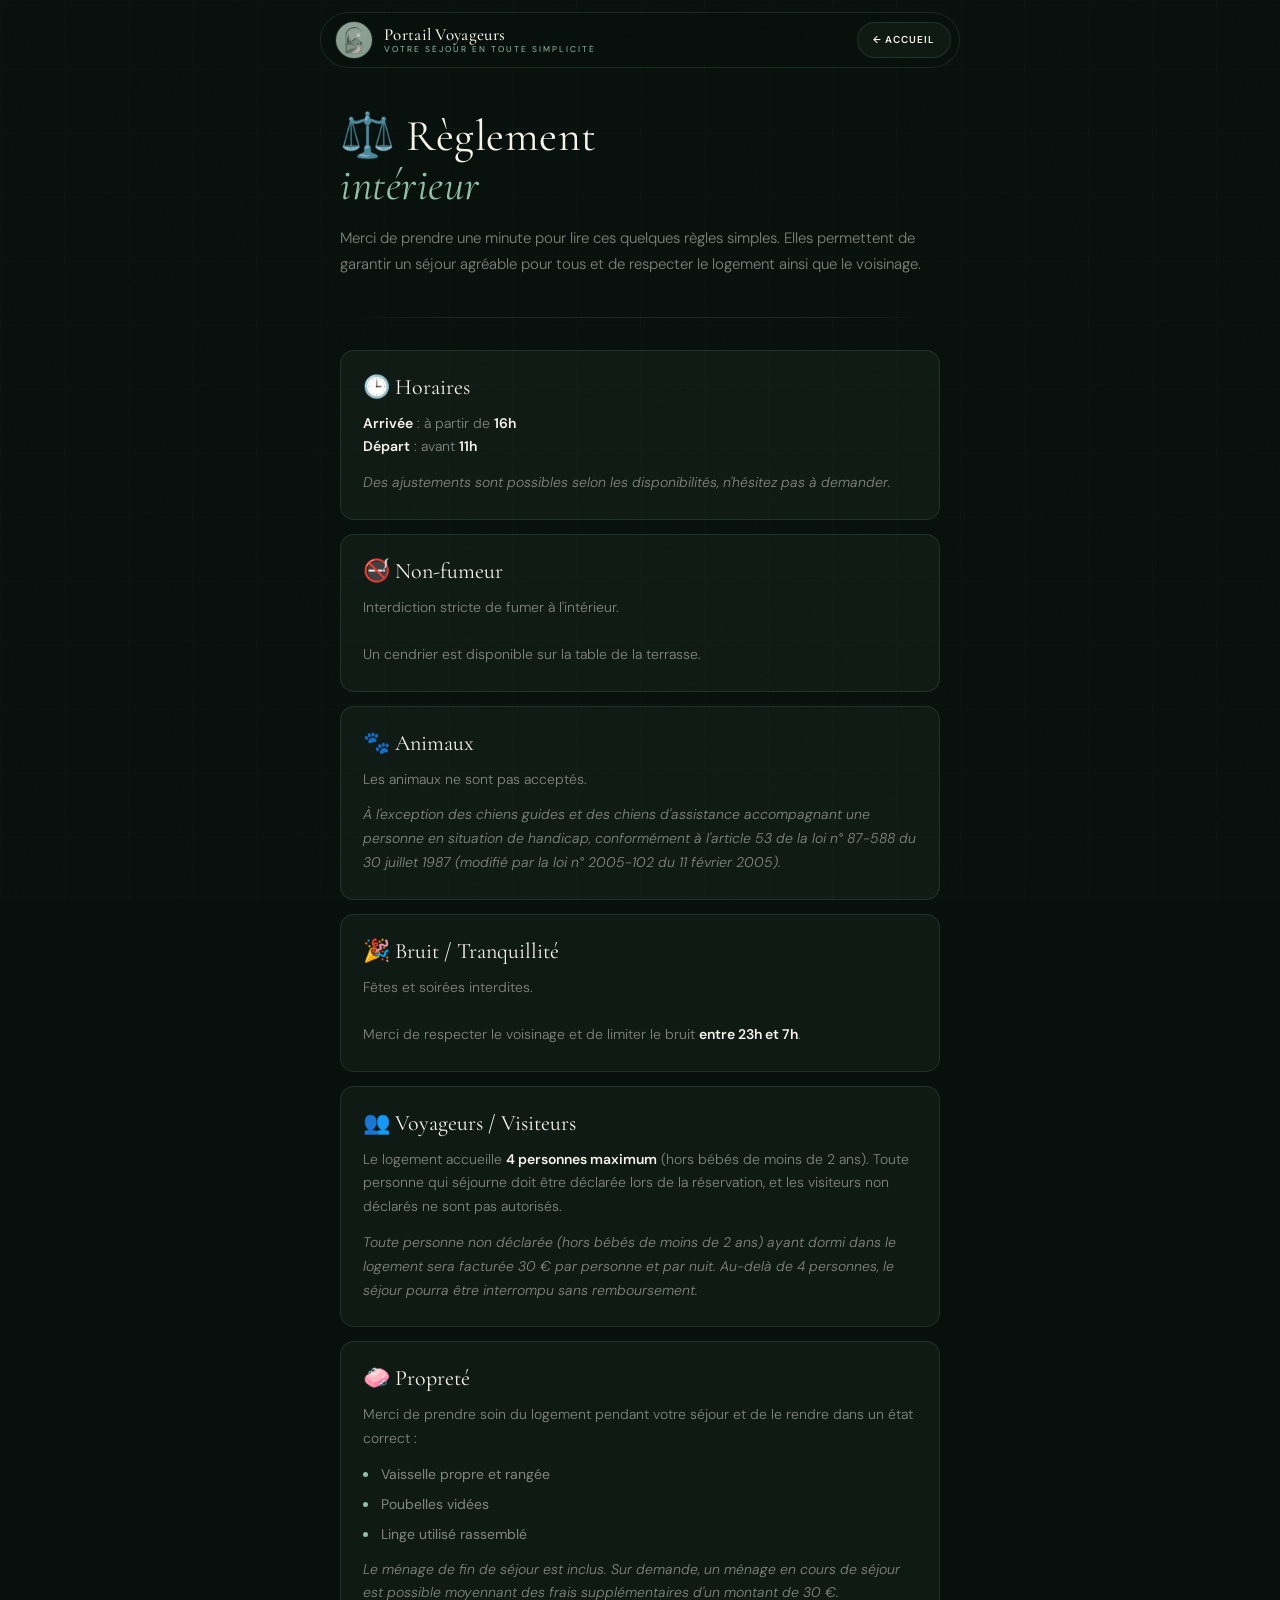
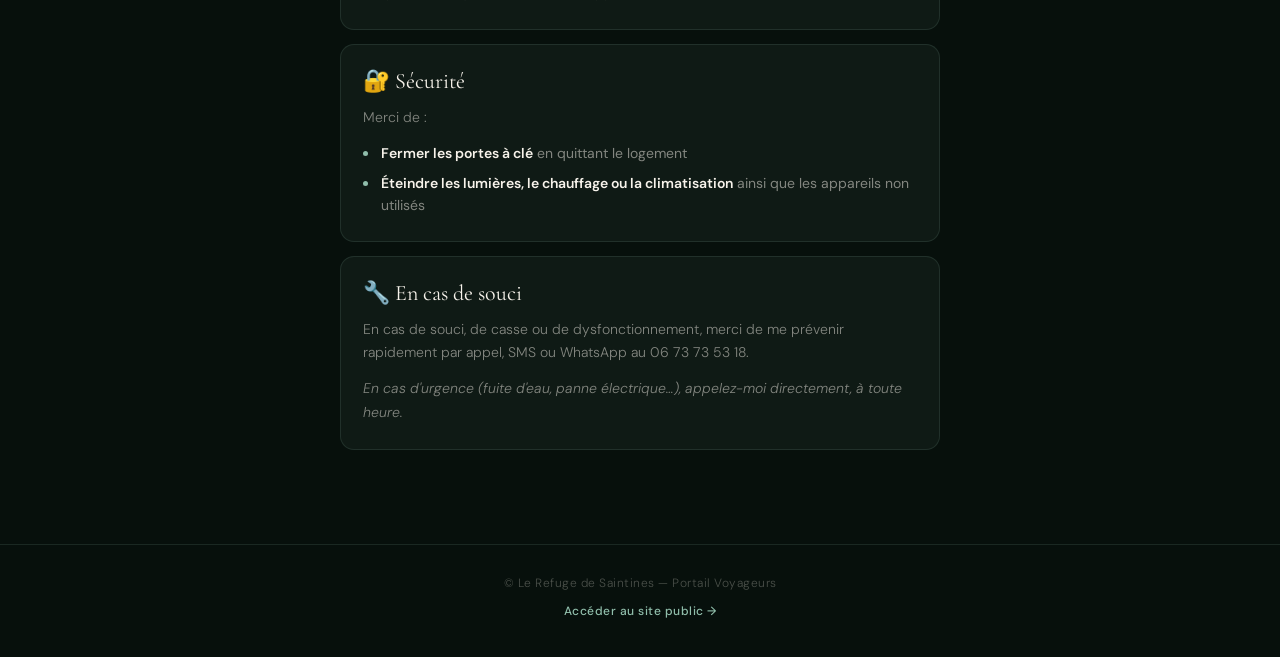
<file: reglement.html>
<!DOCTYPE html>
<html lang="fr">
<head>
    <meta charset="UTF-8">
    <title>Règlement intérieur – Le Refuge de Saintines</title>

    <meta name="description" content="Règlement du logement — Le Refuge de Saintines.">
    <meta name="robots" content="noindex, nofollow">
    <meta name="viewport" content="width=device-width, initial-scale=1.0">
    <meta name="theme-color" content="#07100c">

    <link rel="preconnect" href="https://fonts.googleapis.com">
    <link rel="preconnect" href="https://fonts.gstatic.com" crossorigin>
    <link href="https://fonts.googleapis.com/css2?family=Cormorant+Garamond:ital,wght@0,400;0,500;0,600;1,400&family=DM+Sans:wght@300;400;500;600;700&display=swap" rel="stylesheet">

    <link rel="icon" href="images/logo-lrds.webp" type="image/webp">

    <link rel="stylesheet" href="css/base/00-tokens.css">
    <link rel="stylesheet" href="css/base/01-reset-base.css">
    <link rel="stylesheet" href="css/base/02-typography.css">
    <link rel="stylesheet" href="css/base/03-layout.css">
    <link rel="stylesheet" href="css/components/header.css">
    <link rel="stylesheet" href="css/components/buttons.css">
    <link rel="stylesheet" href="css/components/separators.css">
    <link rel="stylesheet" href="css/components/cards.css">
    <link rel="stylesheet" href="css/components/footer.css">
    <link rel="stylesheet" href="css/pages/reglement.css">
</head>

<body>
<a class="skip-link" href="#contenu-principal">Aller au contenu</a>

<header class="guest-header">
    <div class="header-inner">
        <div class="header-brand">
            <img src="images/logo-lrds.webp" alt="Logo Le Refuge de Saintines" class="guest-logo">
            <div class="guest-title">
                <span class="logo">Portail Voyageurs</span>
                <small class="sub">Votre séjour en toute simplicité</small>
            </div>
        </div>
        <a href="index.html" class="header-return">← Accueil</a>
    </div>
</header>

<main id="contenu-principal">
    <section class="page-hero">
        <div class="guest-container">
            <h1 class="reveal">⚖️ Règlement<br><em>intérieur</em></h1>
            <p class="page-intro reveal reveal-delay-1">
                Merci de prendre une minute pour lire ces quelques règles simples.
                Elles permettent de garantir un séjour agréable pour tous et de respecter le logement ainsi que le voisinage.
            </p>
        </div>
    </section>

    <section class="page-section">
        <div class="guest-container">
            <div class="section-separator reveal"></div>
        </div>
    </section>

    <section class="page-section">
        <div class="guest-container reglement-grid">

            <!-- Horaires -->
            <article class="info-card reveal">
                <h2 class="info-title">🕒 Horaires</h2>
                <p>
                    <strong>Arrivée</strong> : à partir de <strong>16h</strong><br>
                    <strong>Départ</strong> : avant <strong>11h</strong>
                </p>
                <p class="muted">
                    Des ajustements sont possibles selon les disponibilités, n'hésitez pas à demander.
                </p>
            </article>

            <!-- Tabac -->
            <article class="info-card reveal">
                <h2 class="info-title">🚭 Non-fumeur</h2>
                <p>
                    Interdiction stricte de fumer à l'intérieur.<br><br>
                    Un cendrier est disponible sur la table de la terrasse.
                </p>
            </article>

            <!-- Animaux -->
            <article class="info-card reveal">
                <h2 class="info-title">🐾 Animaux</h2>
                <p>
                    Les animaux ne sont pas acceptés.
                </p>
                <p class="muted">
                    À l'exception des chiens guides et des chiens d'assistance accompagnant une personne en situation de handicap, conformément à l'article 53 de la loi n° 87-588 du 30 juillet 1987 (modifié par la loi n° 2005-102 du 11 février 2005).
                </p>
            </article>

            <!-- Bruit -->
            <article class="info-card reveal">
                <h2 class="info-title">🎉 Bruit / Tranquillité</h2>
                <p>
                    Fêtes et soirées interdites.<br><br>
                    Merci de respecter le voisinage et de limiter le bruit <strong>entre 23h et 7h</strong>.
                </p>
            </article>

            <!-- Voyageurs -->
            <article class="info-card reveal">
                <h2 class="info-title">👥 Voyageurs / Visiteurs</h2>
                <p>
                    Le logement accueille <strong>4 personnes maximum</strong> (hors bébés de moins de 2 ans). Toute personne qui séjourne doit être déclarée lors de la réservation, et les visiteurs non déclarés ne sont pas autorisés.
                </p>
                <p class="muted">
                    Toute personne non déclarée (hors bébés de moins de 2 ans) ayant dormi dans le logement sera facturée 30 € par personne et par nuit. Au-delà de 4 personnes, le séjour pourra être interrompu sans remboursement.
                </p>
            </article>

            <!-- Propreté -->
            <article class="info-card reveal">
                <h2 class="info-title">🧼 Propreté</h2>
                <p>Merci de prendre soin du logement pendant votre séjour et de le rendre dans un état correct :</p>
                <ul>
                    <li>Vaisselle propre et rangée</li>
                    <li>Poubelles vidées</li>
                    <li>Linge utilisé rassemblé</li>
                </ul>
                <p class="muted">
                    Le ménage de fin de séjour est inclus. Sur demande, un ménage en cours de séjour est possible moyennant des frais supplémentaires d'un montant de 30 €.
                </p>
            </article>

            <!-- Sécurité -->
            <article class="info-card reveal">
                <h2 class="info-title">🔐 Sécurité</h2>
                <p>Merci de :</p>
                <ul>
                    <li><strong>Fermer les portes à clé</strong> en quittant le logement</li>
                    <li><strong>Éteindre les lumières, le chauffage ou la climatisation</strong> ainsi que les appareils non utilisés</li>
                </ul>
            </article>

            <!-- Problème -->
            <article class="info-card reveal">
                <h2 class="info-title">🔧 En cas de souci</h2>
                <p>
                    En cas de souci, de casse ou de dysfonctionnement, merci de me prévenir rapidement par appel, SMS ou WhatsApp au <a href="tel:+33673735318">06 73 73 53 18</a>.
                </p>
                <p class="muted">
                    En cas d'urgence (fuite d'eau, panne électrique…), appelez-moi directement, à toute heure.
                </p>
            </article>

        </div>
    </section>
</main>

<footer class="guest-footer">
    <div class="guest-container">
        <p>© Le Refuge de Saintines — Portail Voyageurs</p>
        <p>
            <a href="https://gite-refugedesaintines.com" target="_blank" rel="noopener">
                Accéder au site public →
            </a>
        </p>
    </div>
</footer>

<script src="js/guest.js"></script>
</body>
</html>
</file>
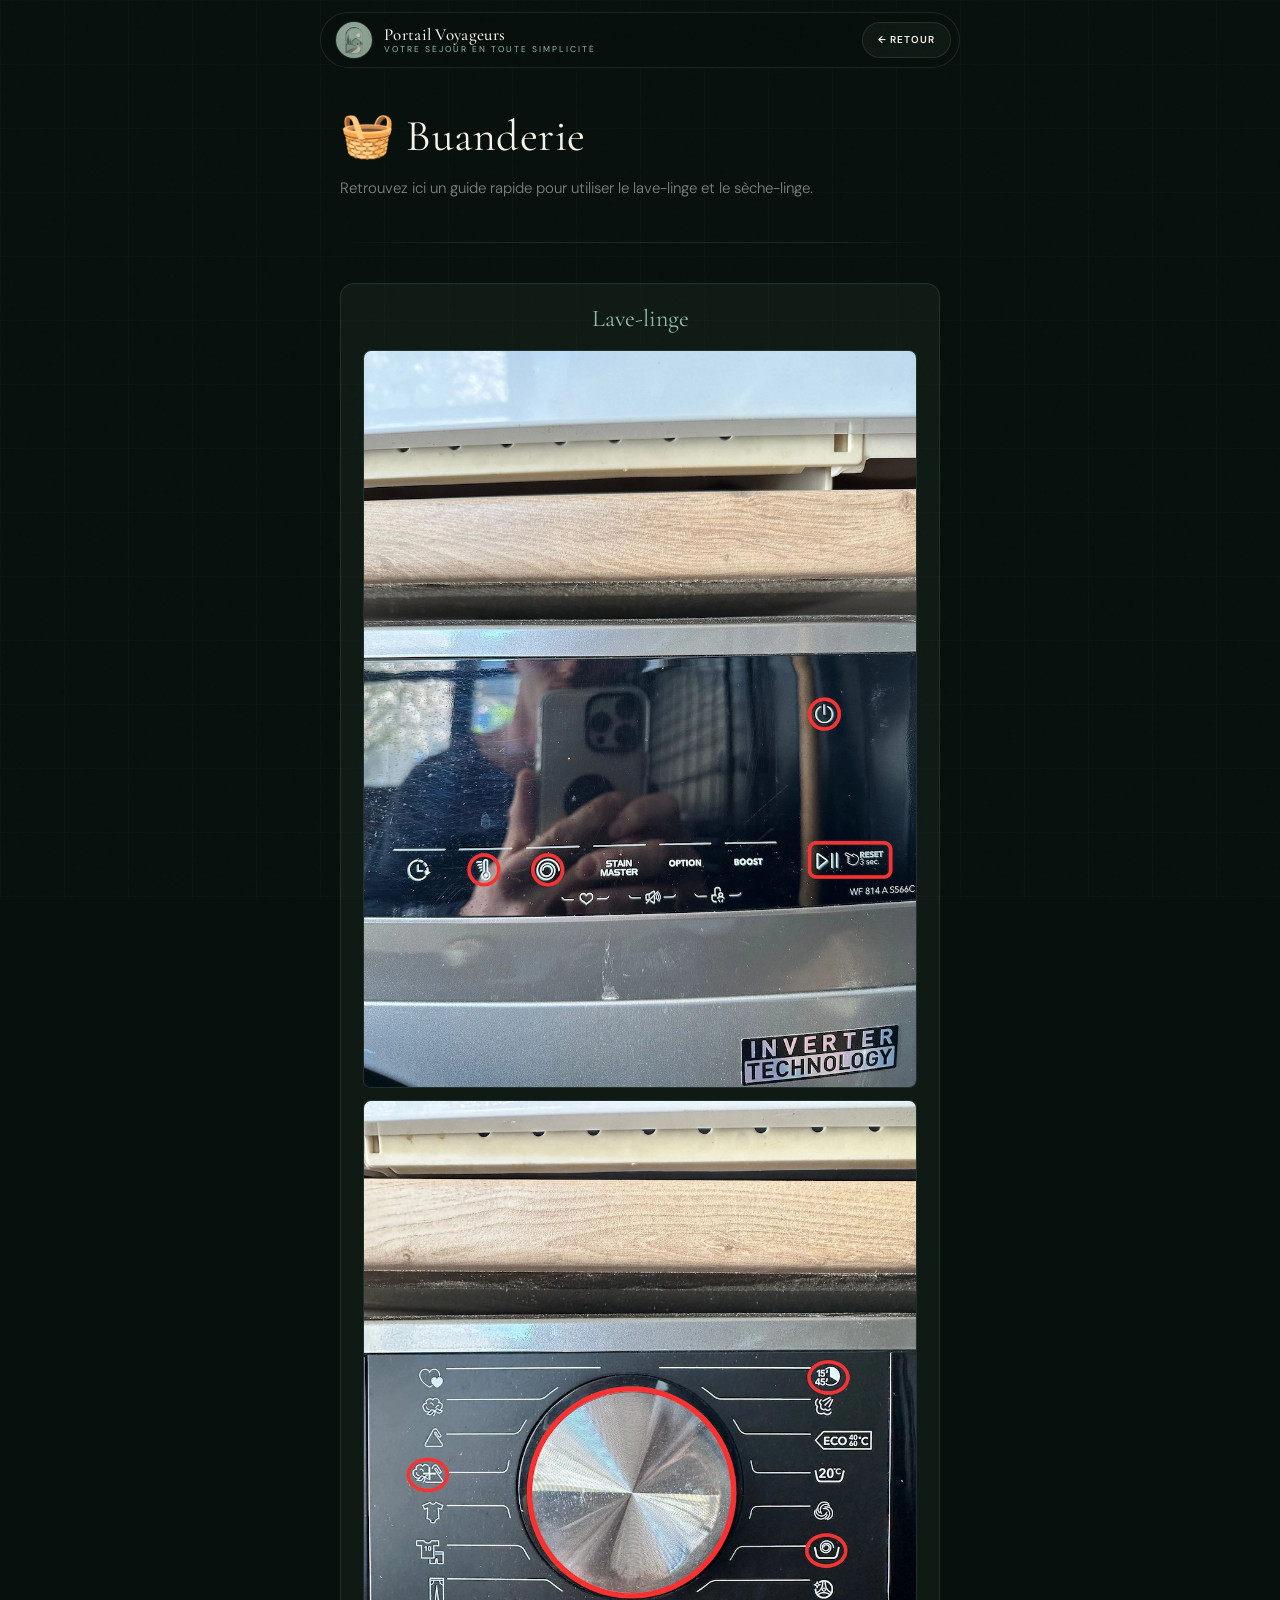
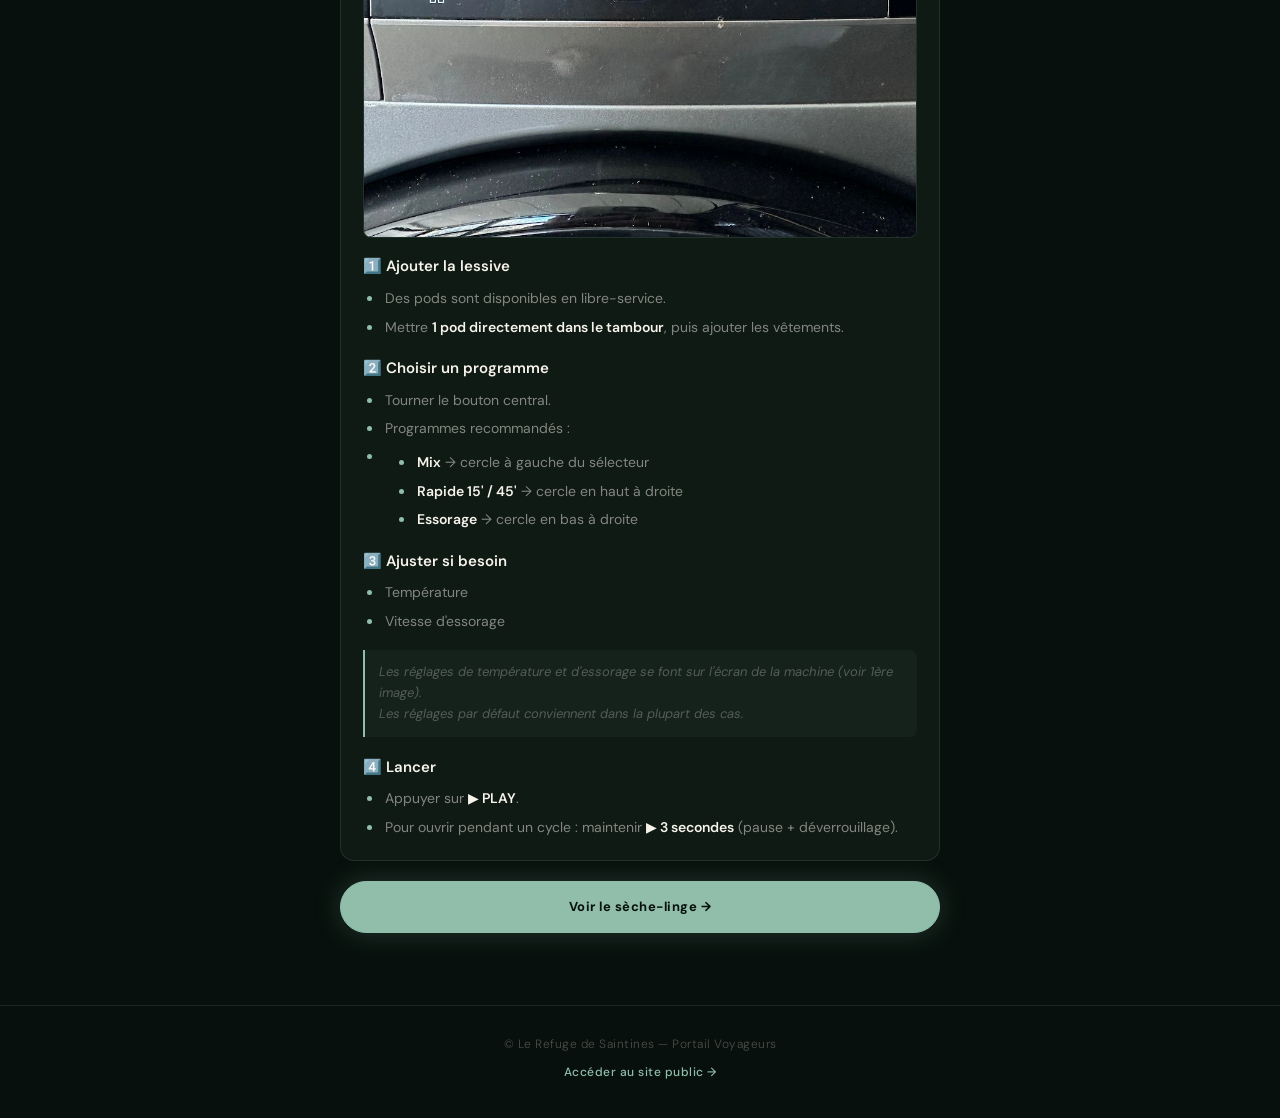
<file: tuto-buanderie.html>
<!DOCTYPE html>
<html lang="fr">
<head>
    <meta charset="UTF-8">
    <title>Buanderie – Tutoriels – Le Refuge de Saintines</title>

    <meta name="description" content="Tutoriel buanderie (lave-linge et sèche-linge) du Refuge de Saintines.">
    <meta name="robots" content="noindex, nofollow">
    <meta name="viewport" content="width=device-width, initial-scale=1.0">
    <meta name="theme-color" content="#07100c">

    <link rel="preconnect" href="https://fonts.googleapis.com">
    <link rel="preconnect" href="https://fonts.gstatic.com" crossorigin>
    <link href="https://fonts.googleapis.com/css2?family=Cormorant+Garamond:ital,wght@0,400;0,500;0,600;1,400&family=DM+Sans:wght@300;400;500;600;700&display=swap" rel="stylesheet">

    <link rel="icon" href="images/logo-lrds.webp" type="image/webp">

    <link rel="stylesheet" href="css/base/00-tokens.css">
    <link rel="stylesheet" href="css/base/01-reset-base.css">
    <link rel="stylesheet" href="css/base/02-typography.css">
    <link rel="stylesheet" href="css/base/03-layout.css">
    <link rel="stylesheet" href="css/components/header.css">
    <link rel="stylesheet" href="css/components/buttons.css">
    <link rel="stylesheet" href="css/components/separators.css">
    <link rel="stylesheet" href="css/components/cards.css">
    <link rel="stylesheet" href="css/components/footer.css">
    <link rel="stylesheet" href="css/pages/tutoriels.css">
</head>

<body>
<a class="skip-link" href="#contenu-principal">Aller au contenu</a>

<header class="guest-header">
    <div class="header-inner">
        <div class="header-brand">
            <img src="images/logo-lrds.webp" alt="Logo Le Refuge de Saintines" class="guest-logo">
            <div class="guest-title">
                <span class="logo">Portail Voyageurs</span>
                <small class="sub">Votre séjour en toute simplicité</small>
            </div>
        </div>
        <a href="tutoriels.html" class="header-return">← Retour</a>
    </div>
</header>

<main id="contenu-principal">
    <section class="page-hero">
        <div class="guest-container">
            <h1 class="reveal">🧺 Buanderie</h1>
            <p class="page-intro reveal reveal-delay-1">
                Retrouvez ici un guide rapide pour utiliser le lave-linge et le sèche-linge.
            </p>
        </div>
    </section>

    <section class="page-section">
        <div class="guest-container">
            <div class="section-separator reveal"></div>
        </div>
    </section>

    <section class="tutorial-card-section">
        <div class="guest-container">

            <div class="tutorial-card reveal">
                <h2 class="tutorial-subtitle" id="laundryTitle">Lave-linge</h2>

                <div class="tutorial-photo-stack">
                    <img id="laundryImg1" src="images/tutoriels/washer-screen.webp" alt="Lave-linge — commandes (écran)" class="tutorial-photo">
                    <img id="laundryImg2" src="images/tutoriels/washer-selector.webp" alt="Lave-linge — sélecteur de programme" class="tutorial-photo">
                </div>

                <ul class="tutorial-steps" id="laundrySteps"></ul>
            </div>

            <a id="laundrySwitchBtn" href="#" class="btn-pill btn-primary tutorial-mode-btn">
                Voir le sèche-linge →
            </a>

        </div>
    </section>
</main>

<footer class="guest-footer">
    <div class="guest-container">
        <p>© Le Refuge de Saintines — Portail Voyageurs</p>
        <p>
            <a href="https://gite-refugedesaintines.com" target="_blank" rel="noopener">
                Accéder au site public →
            </a>
        </p>
    </div>
</footer>

<script src="js/guest.js"></script>
<script>
(function () {
    const titleEl = document.getElementById('laundryTitle');
    const img1El  = document.getElementById('laundryImg1');
    const img2El  = document.getElementById('laundryImg2');
    const stepsEl = document.getElementById('laundrySteps');
    const btnEl   = document.getElementById('laundrySwitchBtn');
    const cardEl  = stepsEl ? stepsEl.closest('.tutorial-card') : null;

    if (!titleEl || !img1El || !img2El || !stepsEl || !btnEl) return;

    const DATA = {
        washer: {
            title: 'Lave-linge',
            img1: { src: 'images/tutoriels/washer-screen.webp', alt: 'Lave-linge — commandes (écran)' },
            img2: { src: 'images/tutoriels/washer-selector.webp', alt: 'Lave-linge — sélecteur de programme' },
            stepsHtml: `
                <li>
                    <span class="step-title">1️⃣ Ajouter la lessive</span>
                    <ul>
                        <li>Des pods sont disponibles en libre-service.</li>
                        <li>Mettre <strong>1 pod directement dans le tambour</strong>, puis ajouter les vêtements.</li>
                    </ul>
                </li>
                <li>
                    <span class="step-title">2️⃣ Choisir un programme</span>
                    <ul>
                        <li>Tourner le bouton central.</li>
                        <li>Programmes recommandés :</li>
                        <li>
                            <ul>
                                <li><strong>Mix</strong> → cercle à gauche du sélecteur</li>
                                <li><strong>Rapide 15' / 45'</strong> → cercle en haut à droite</li>
                                <li><strong>Essorage</strong> → cercle en bas à droite</li>
                            </ul>
                        </li>
                    </ul>
                </li>
                <li>
                    <span class="step-title">3️⃣ Ajuster si besoin</span>
                    <ul>
                        <li>Température</li>
                        <li>Vitesse d'essorage</li>
                    </ul>
                </li>
                <li class="tutorial-muted-row">
                    Les réglages de température et d'essorage se font sur l'écran de la machine (voir 1ère image).<br>
                    Les réglages par défaut conviennent dans la plupart des cas.
                </li>
                <li>
                    <span class="step-title">4️⃣ Lancer</span>
                    <ul>
                        <li>Appuyer sur <strong>▶ PLAY</strong>.</li>
                        <li>Pour ouvrir pendant un cycle : maintenir <strong>▶ 3 secondes</strong> (pause + déverrouillage).</li>
                    </ul>
                </li>
            `,
            btnText: 'Voir le sèche-linge →'
        },
        dryer: {
            title: 'Sèche-linge',
            img1: { src: 'images/tutoriels/seche-linge-screen.webp', alt: 'Sèche-linge — commandes (écran)' },
            img2: { src: 'images/tutoriels/seche-linge-selector.webp', alt: 'Sèche-linge — sélecteur de programme' },
            stepsHtml: `
                <li>
                    <span class="step-title">1️⃣ Charger le linge</span>
                    <ul>
                        <li>Mettre le linge dans le tambour, puis fermer la porte.</li>
                    </ul>
                </li>
                <li>
                    <span class="step-title">2️⃣ Choisir un programme</span>
                    <ul>
                        <li>Tourner le bouton central sur le programme souhaité (voir <strong>2ème image</strong>).</li>
                    </ul>
                </li>
                <li>
                    <span class="step-title">3️⃣ Lancer</span>
                    <ul>
                        <li>Appuyer sur <strong>▶ PLAY</strong>.</li>
                    </ul>
                </li>
            `,
            btnText: '← Voir le lave-linge'
        }
    };

    let mode = 'washer';

    function render(nextMode) {
        mode = nextMode;
        const d = DATA[mode];

        if (cardEl) cardEl.classList.add('is-switching');

        setTimeout(() => {
            titleEl.textContent = d.title;
            img1El.src = d.img1.src;  img1El.alt = d.img1.alt;
            img2El.src = d.img2.src;  img2El.alt = d.img2.alt;
            stepsEl.innerHTML = d.stepsHtml;
            btnEl.textContent = d.btnText;
            btnEl.setAttribute('aria-label', d.btnText);
            if (cardEl) cardEl.classList.remove('is-switching');
        }, 180);
    }

    btnEl.addEventListener('click', function (e) {
        e.preventDefault();
        render(mode === 'washer' ? 'dryer' : 'washer');
    });

    // premier rendu sans transition
    (function initial() {
        const d = DATA.washer;
        titleEl.textContent = d.title;
        stepsEl.innerHTML = d.stepsHtml;
        btnEl.textContent = d.btnText;
        btnEl.setAttribute('aria-label', d.btnText);
    })();
})();
</script>
</body>
</html>
</file>
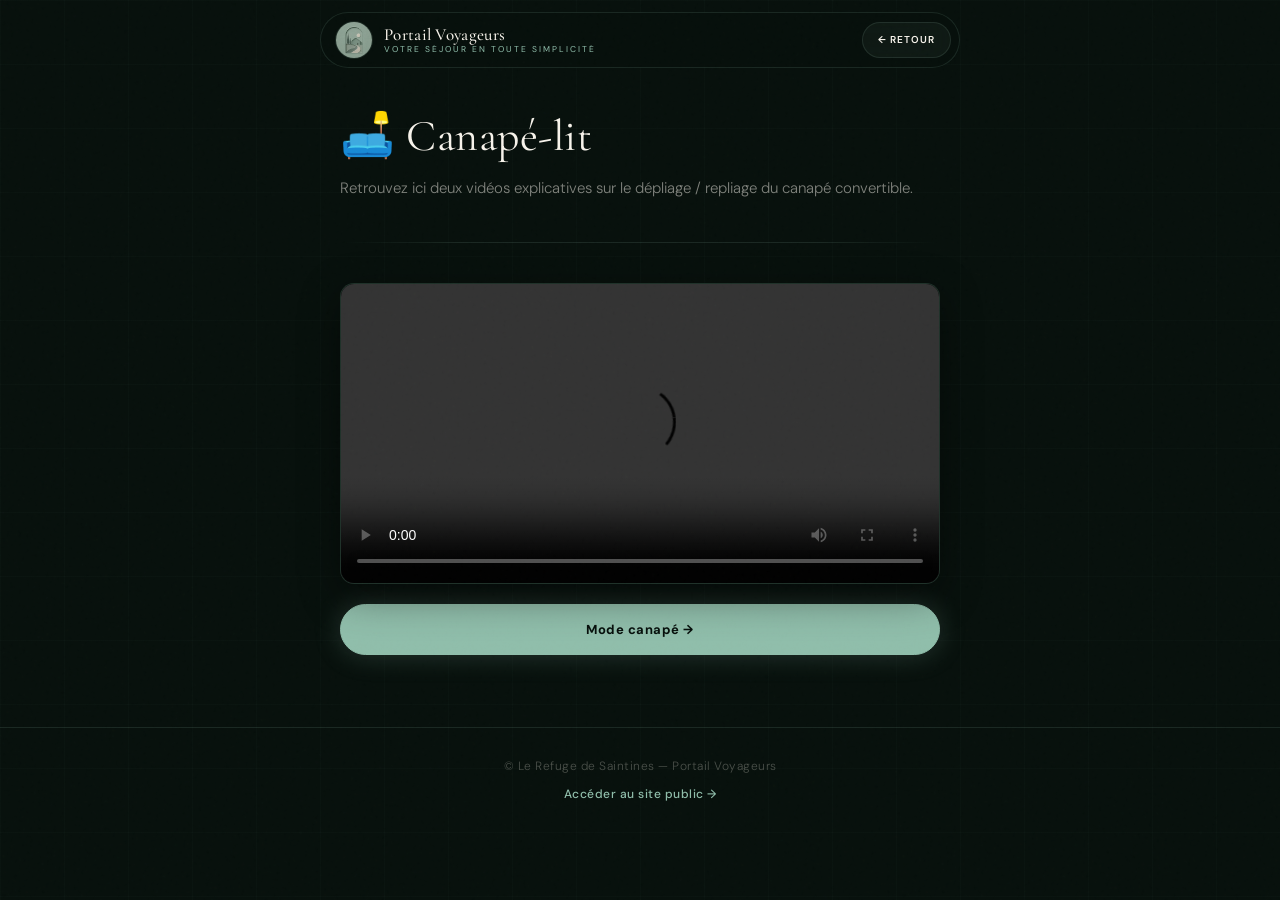
<file: tuto-canape-lit.html>
<!DOCTYPE html>
<html lang="fr">
<head>
    <meta charset="UTF-8">
    <title>Canapé-lit – Tutoriels – Le Refuge de Saintines</title>

    <meta name="description" content="Tutoriel d'utilisation du canapé convertible du Refuge de Saintines.">
    <meta name="robots" content="noindex, nofollow">
    <meta name="viewport" content="width=device-width, initial-scale=1.0">
    <meta name="theme-color" content="#07100c">

    <link rel="preconnect" href="https://fonts.googleapis.com">
    <link rel="preconnect" href="https://fonts.gstatic.com" crossorigin>
    <link href="https://fonts.googleapis.com/css2?family=Cormorant+Garamond:ital,wght@0,400;0,500;0,600;1,400&family=DM+Sans:wght@300;400;500;600;700&display=swap" rel="stylesheet">

    <link rel="icon" href="images/logo-lrds.webp" type="image/webp">

    <link rel="stylesheet" href="css/base/00-tokens.css">
    <link rel="stylesheet" href="css/base/01-reset-base.css">
    <link rel="stylesheet" href="css/base/02-typography.css">
    <link rel="stylesheet" href="css/base/03-layout.css">
    <link rel="stylesheet" href="css/components/header.css">
    <link rel="stylesheet" href="css/components/buttons.css">
    <link rel="stylesheet" href="css/components/separators.css">
    <link rel="stylesheet" href="css/components/cards.css">
    <link rel="stylesheet" href="css/components/footer.css">
    <link rel="stylesheet" href="css/pages/tutoriels.css">
</head>

<body>
<a class="skip-link" href="#contenu-principal">Aller au contenu</a>

<header class="guest-header">
    <div class="header-inner">
        <div class="header-brand">
            <img src="images/logo-lrds.webp" alt="Logo Le Refuge de Saintines" class="guest-logo">
            <div class="guest-title">
                <span class="logo">Portail Voyageurs</span>
                <small class="sub">Votre séjour en toute simplicité</small>
            </div>
        </div>
        <a href="tutoriels.html" class="header-return">← Retour</a>
    </div>
</header>

<main id="contenu-principal">
    <section class="page-hero">
        <div class="guest-container">
            <h1 class="reveal">🛋️ Canapé-lit</h1>
            <p class="page-intro reveal reveal-delay-1">
                Retrouvez ici deux vidéos explicatives sur le dépliage / repliage du canapé convertible.
            </p>
        </div>
    </section>

    <section class="page-section">
        <div class="guest-container">
            <div class="section-separator reveal"></div>
        </div>
    </section>

    <div class="tutorial-video-block reveal">
        <div class="video-wrapper">
            <video id="tutorialVideo" controls preload="metadata" playsinline poster="">
                <source id="tutorialVideoSource" src="images/tutoriels/canape-mode-lit.mp4" type="video/mp4">
                Votre navigateur ne supporte pas la lecture vidéo.
            </video>
        </div>

        <a id="tutorialModeBtn" href="#" class="btn-pill btn-primary tutorial-mode-btn">
            Mode canapé →
        </a>
    </div>
</main>

<footer class="guest-footer">
    <div class="guest-container">
        <p>© Le Refuge de Saintines — Portail Voyageurs</p>
        <p>
            <a href="https://gite-refugedesaintines.com" target="_blank" rel="noopener">
                Accéder au site public →
            </a>
        </p>
    </div>
</footer>

<script src="js/guest.js"></script>
<script>
(function () {
    const btnEl = document.getElementById('tutorialModeBtn');
    const videoEl = document.getElementById('tutorialVideo');
    const sourceEl = document.getElementById('tutorialVideoSource');

    if (!btnEl || !videoEl || !sourceEl) return;

    const SRC_LIT = 'images/tutoriels/canape-mode-lit.mp4';
    const SRC_CANAPE = 'images/tutoriels/canape-mode-canape.mp4';

    let mode = 'lit';

    function updateButton() {
        btnEl.textContent = (mode === 'lit') ? 'Mode canapé →' : 'Mode lit →';
        btnEl.setAttribute('aria-label', btnEl.textContent);
    }

    function switchVideo(nextMode) {
        if (nextMode === mode) return;
        mode = nextMode;

        const wasPlaying = !videoEl.paused && !videoEl.ended;
        const nextSrc = (mode === 'lit') ? SRC_LIT : SRC_CANAPE;
        sourceEl.setAttribute('src', nextSrc);

        videoEl.load();
        videoEl.currentTime = 0;

        videoEl.addEventListener('loadedmetadata', () => {
            if (wasPlaying) {
                const p = videoEl.play();
                if (p && typeof p.catch === 'function') p.catch(() => {});
            }
        }, { once: true });

        updateButton();
    }

    btnEl.addEventListener('click', (e) => {
        e.preventDefault();
        switchVideo(mode === 'lit' ? 'canape' : 'lit');
    });

    updateButton();
})();
</script>
</body>
</html>
</file>
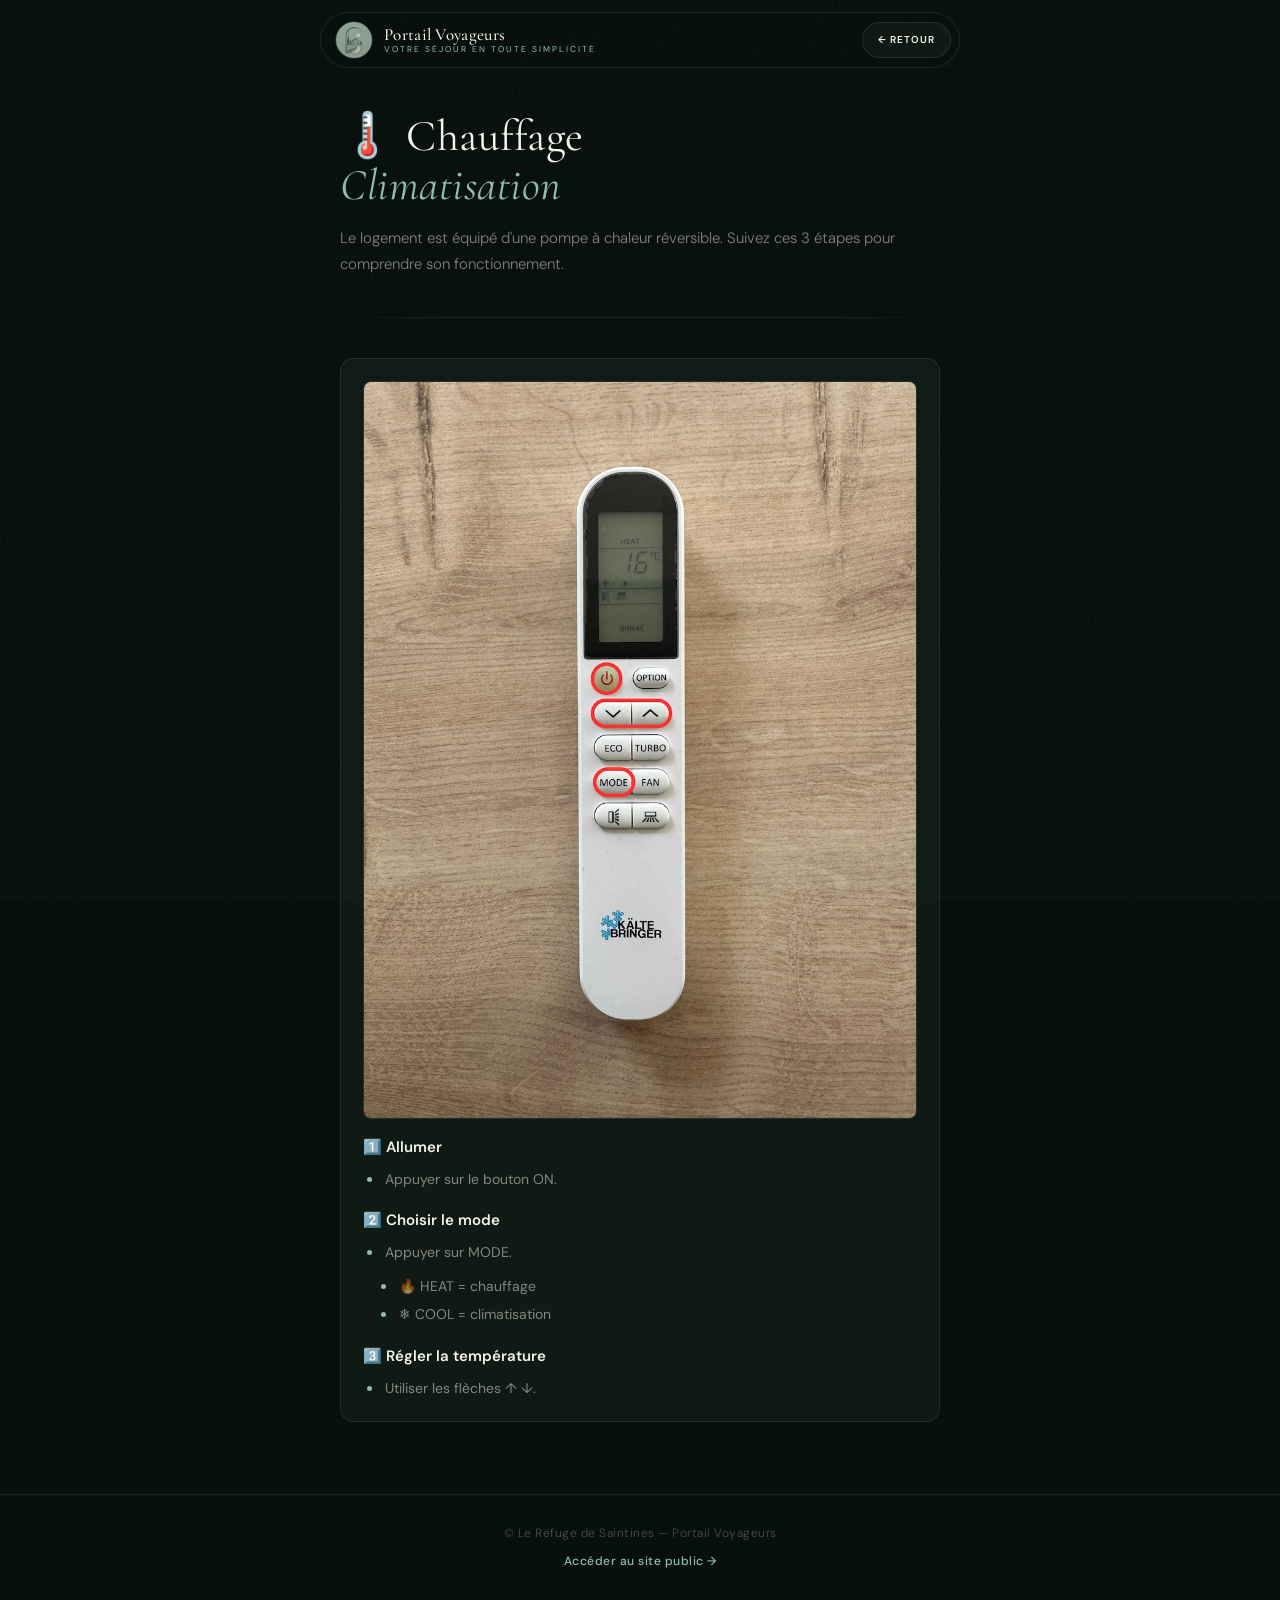
<file: tuto-clim-chauffage.html>
<!DOCTYPE html>
<html lang="fr">
<head>
    <meta charset="UTF-8">
    <title>Chauffage / Climatisation – Tutoriels – Le Refuge de Saintines</title>

    <meta name="description" content="Tutoriel d'utilisation de la pompe à chaleur réversible du Refuge de Saintines.">
    <meta name="robots" content="noindex, nofollow">
    <meta name="viewport" content="width=device-width, initial-scale=1.0">
    <meta name="theme-color" content="#07100c">

    <link rel="preconnect" href="https://fonts.googleapis.com">
    <link rel="preconnect" href="https://fonts.gstatic.com" crossorigin>
    <link href="https://fonts.googleapis.com/css2?family=Cormorant+Garamond:ital,wght@0,400;0,500;0,600;1,400&family=DM+Sans:wght@300;400;500;600;700&display=swap" rel="stylesheet">

    <link rel="icon" href="images/logo-lrds.webp" type="image/webp">

    <link rel="stylesheet" href="css/base/00-tokens.css">
    <link rel="stylesheet" href="css/base/01-reset-base.css">
    <link rel="stylesheet" href="css/base/02-typography.css">
    <link rel="stylesheet" href="css/base/03-layout.css">
    <link rel="stylesheet" href="css/components/header.css">
    <link rel="stylesheet" href="css/components/buttons.css">
    <link rel="stylesheet" href="css/components/separators.css">
    <link rel="stylesheet" href="css/components/cards.css">
    <link rel="stylesheet" href="css/components/footer.css">
    <link rel="stylesheet" href="css/pages/tutoriels.css">
</head>

<body>
<a class="skip-link" href="#contenu-principal">Aller au contenu</a>

<header class="guest-header">
    <div class="header-inner">
        <div class="header-brand">
            <img src="images/logo-lrds.webp" alt="Logo Le Refuge de Saintines" class="guest-logo">
            <div class="guest-title">
                <span class="logo">Portail Voyageurs</span>
                <small class="sub">Votre séjour en toute simplicité</small>
            </div>
        </div>
        <a href="tutoriels.html" class="header-return">← Retour</a>
    </div>
</header>

<main id="contenu-principal">
    <section class="page-hero">
        <div class="guest-container">
            <h1 class="reveal">🌡️ Chauffage<br><em>Climatisation</em></h1>
            <p class="page-intro reveal reveal-delay-1">
                Le logement est équipé d'une pompe à chaleur réversible.
                Suivez ces 3 étapes pour comprendre son fonctionnement.
            </p>
        </div>
    </section>

    <section class="page-section">
        <div class="guest-container">
            <div class="section-separator reveal"></div>
        </div>
    </section>

    <section class="tutorial-card-section">
        <div class="guest-container">
            <div class="tutorial-card reveal">

                <img src="images/tutoriels/pac-remote.webp" alt="Télécommande de la pompe à chaleur" class="tutorial-photo">

                <ul class="tutorial-steps">
                    <li>
                        <span class="step-title">1️⃣ Allumer</span>
                        <ul>
                            <li>Appuyer sur le bouton ON.</li>
                        </ul>
                    </li>

                    <li>
                        <span class="step-title">2️⃣ Choisir le mode</span>
                        <ul>
                            <li>Appuyer sur MODE.</li>
                            <ul class="mode-list">
                                <li>🔥 HEAT = chauffage</li>
                                <li>❄️ COOL = climatisation</li>
                            </ul>
                        </ul>
                    </li>

                    <li>
                        <span class="step-title">3️⃣ Régler la température</span>
                        <ul>
                            <li>Utiliser les flèches ↑ ↓.</li>
                        </ul>
                    </li>
                </ul>
            </div>
        </div>
    </section>
</main>

<footer class="guest-footer">
    <div class="guest-container">
        <p>© Le Refuge de Saintines — Portail Voyageurs</p>
        <p>
            <a href="https://gite-refugedesaintines.com" target="_blank" rel="noopener">
                Accéder au site public →
            </a>
        </p>
    </div>
</footer>

<script src="js/guest.js"></script>
</body>
</html>
</file>
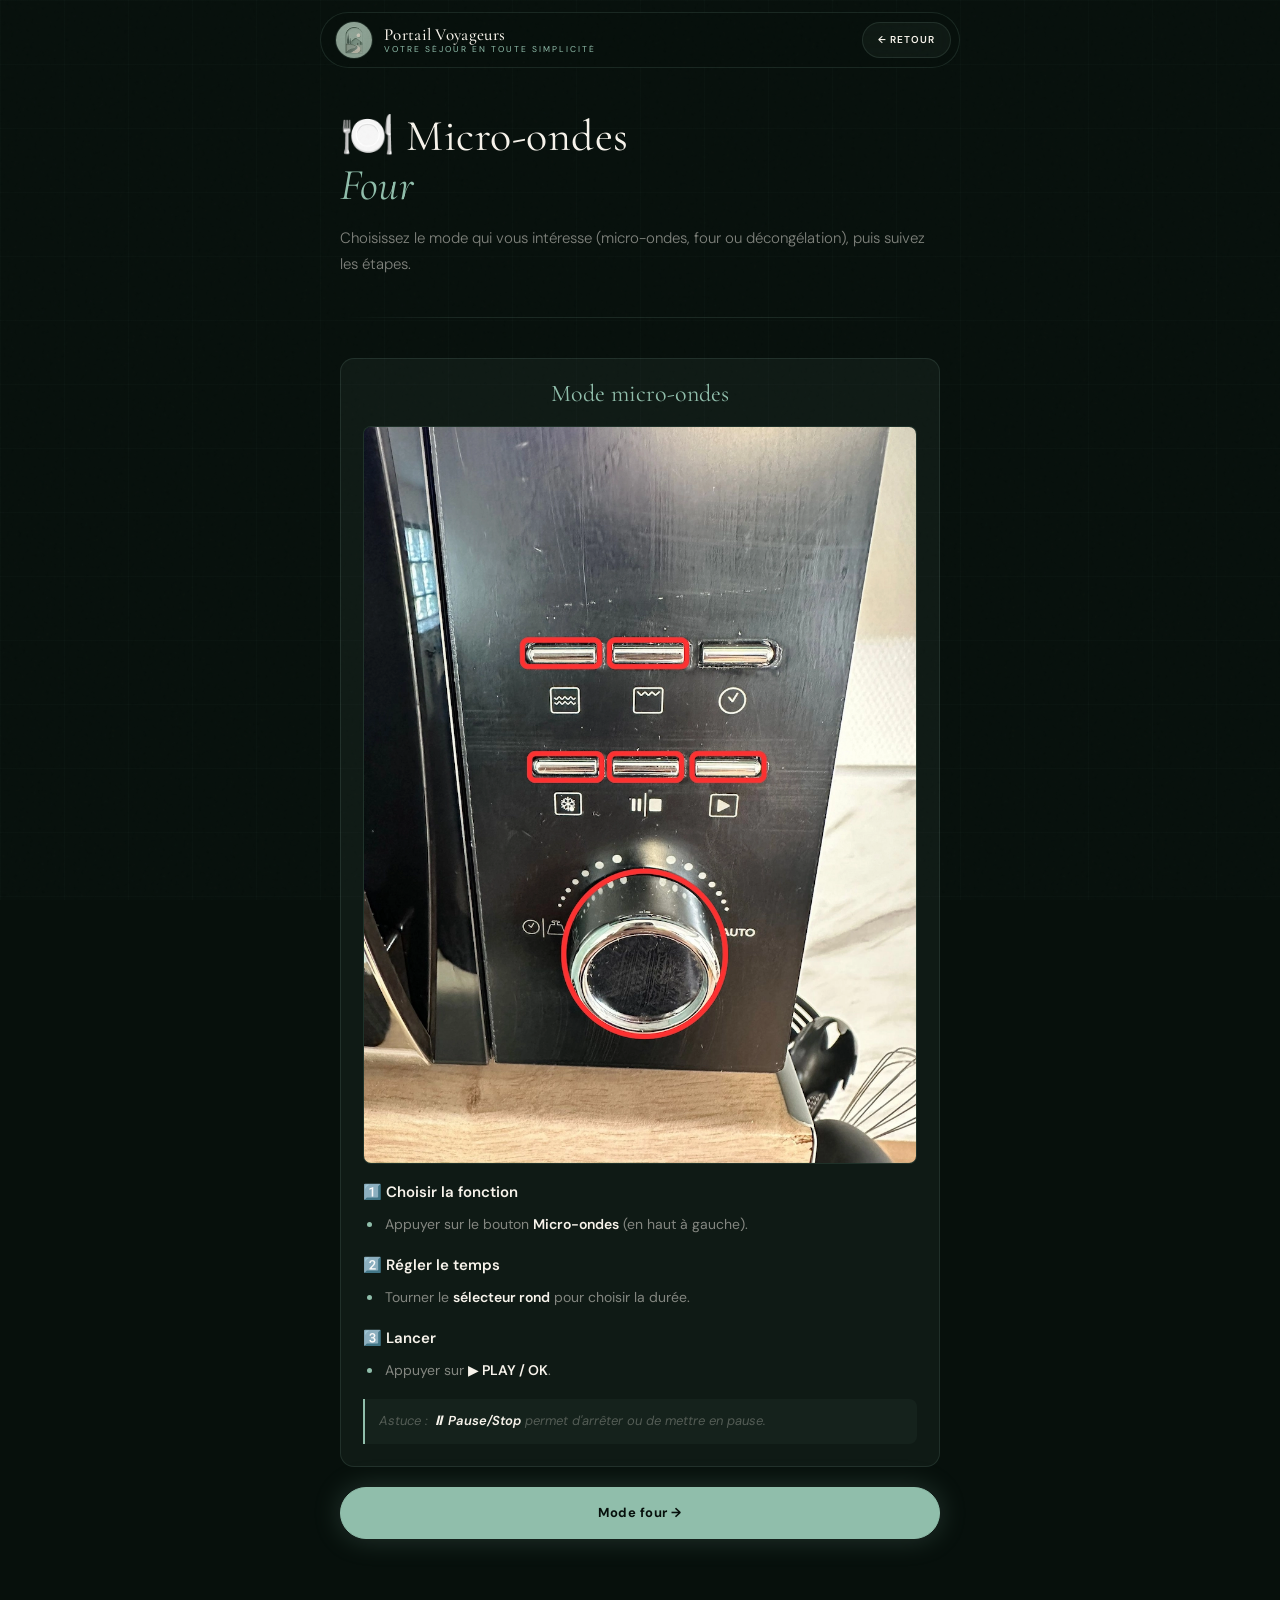
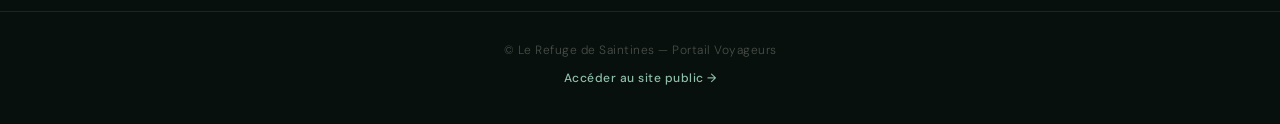
<file: tuto-micro-onde.html>
<!DOCTYPE html>
<html lang="fr">
<head>
    <meta charset="UTF-8">
    <title>Micro-ondes / Four – Tutoriels – Le Refuge de Saintines</title>

    <meta name="description" content="Tutoriel micro-ondes et four (grill) du Refuge de Saintines.">
    <meta name="robots" content="noindex, nofollow">
    <meta name="viewport" content="width=device-width, initial-scale=1.0">
    <meta name="theme-color" content="#07100c">

    <link rel="preconnect" href="https://fonts.googleapis.com">
    <link rel="preconnect" href="https://fonts.gstatic.com" crossorigin>
    <link href="https://fonts.googleapis.com/css2?family=Cormorant+Garamond:ital,wght@0,400;0,500;0,600;1,400&family=DM+Sans:wght@300;400;500;600;700&display=swap" rel="stylesheet">

    <link rel="icon" href="images/logo-lrds.webp" type="image/webp">

    <link rel="stylesheet" href="css/base/00-tokens.css">
    <link rel="stylesheet" href="css/base/01-reset-base.css">
    <link rel="stylesheet" href="css/base/02-typography.css">
    <link rel="stylesheet" href="css/base/03-layout.css">
    <link rel="stylesheet" href="css/components/header.css">
    <link rel="stylesheet" href="css/components/buttons.css">
    <link rel="stylesheet" href="css/components/separators.css">
    <link rel="stylesheet" href="css/components/cards.css">
    <link rel="stylesheet" href="css/components/footer.css">
    <link rel="stylesheet" href="css/pages/tutoriels.css">
</head>

<body>
<a class="skip-link" href="#contenu-principal">Aller au contenu</a>

<header class="guest-header">
    <div class="header-inner">
        <div class="header-brand">
            <img src="images/logo-lrds.webp" alt="Logo Le Refuge de Saintines" class="guest-logo">
            <div class="guest-title">
                <span class="logo">Portail Voyageurs</span>
                <small class="sub">Votre séjour en toute simplicité</small>
            </div>
        </div>
        <a href="tutoriels.html" class="header-return">← Retour</a>
    </div>
</header>

<main id="contenu-principal">
    <section class="page-hero">
        <div class="guest-container">
            <h1 class="reveal">🍽️ Micro-ondes<br><em>Four</em></h1>
            <p class="page-intro reveal reveal-delay-1">
                Choisissez le mode qui vous intéresse (micro-ondes, four ou décongélation), puis suivez les étapes.
            </p>
        </div>
    </section>

    <section class="page-section">
        <div class="guest-container">
            <div class="section-separator reveal"></div>
        </div>
    </section>

    <section class="tutorial-card-section">
        <div class="guest-container">

            <div class="tutorial-card reveal">
                <h2 class="tutorial-subtitle" id="mwTitle">Mode micro-ondes</h2>

                <div class="tutorial-photo-stack">
                    <img id="mwImg" src="images/tutoriels/micro-grill.webp" alt="Commandes du micro-ondes / four" class="tutorial-photo">
                </div>

                <ul class="tutorial-steps" id="mwSteps"></ul>
            </div>

            <a id="mwSwitchBtn" href="#" class="btn-pill btn-primary tutorial-mode-btn">
                Mode four →
            </a>

        </div>
    </section>
</main>

<footer class="guest-footer">
    <div class="guest-container">
        <p>© Le Refuge de Saintines — Portail Voyageurs</p>
        <p>
            <a href="https://gite-refugedesaintines.com" target="_blank" rel="noopener">
                Accéder au site public →
            </a>
        </p>
    </div>
</footer>

<script src="js/guest.js"></script>
<script>
(function () {
    const titleEl = document.getElementById('mwTitle');
    const stepsEl = document.getElementById('mwSteps');
    const btnEl   = document.getElementById('mwSwitchBtn');
    const cardEl  = stepsEl ? stepsEl.closest('.tutorial-card') : null;

    if (!titleEl || !stepsEl || !btnEl) return;

    const DATA = [
        {
            key: 'micro',
            title: 'Mode micro-ondes',
            btnText: 'Mode four →',
            stepsHtml: `
                <li>
                    <span class="step-title">1️⃣ Choisir la fonction</span>
                    <ul>
                        <li>Appuyer sur le bouton <strong>Micro-ondes</strong> (en haut à gauche).</li>
                    </ul>
                </li>
                <li>
                    <span class="step-title">2️⃣ Régler le temps</span>
                    <ul>
                        <li>Tourner le <strong>sélecteur rond</strong> pour choisir la durée.</li>
                    </ul>
                </li>
                <li>
                    <span class="step-title">3️⃣ Lancer</span>
                    <ul>
                        <li>Appuyer sur <strong>▶ PLAY / OK</strong>.</li>
                    </ul>
                </li>
                <li class="tutorial-muted-row">
                    Astuce : <strong>⏸ Pause/Stop</strong> permet d'arrêter ou de mettre en pause.
                </li>
            `
        },
        {
            key: 'four',
            title: 'Mode four',
            btnText: 'Mode décongélation →',
            stepsHtml: `
                <li>
                    <span class="step-title">1️⃣ Choisir la fonction</span>
                    <ul>
                        <li>Appuyer sur le bouton <strong>Four / Grill</strong> (en haut au centre).</li>
                    </ul>
                </li>
                <li>
                    <span class="step-title">2️⃣ Régler la température</span>
                    <ul>
                        <li>Tourner le <strong>sélecteur rond</strong> pour choisir la température.</li>
                        <li>Appuyer <strong>1 fois</strong> sur <strong>▶ PLAY / OK</strong> pour passer à l'étape suivante.</li>
                    </ul>
                </li>
                <li>
                    <span class="step-title">3️⃣ Régler le temps</span>
                    <ul>
                        <li>Tourner le sélecteur pour choisir la durée.</li>
                    </ul>
                </li>
                <li>
                    <span class="step-title">4️⃣ Lancer</span>
                    <ul>
                        <li>Appuyer sur <strong>▶ PLAY / OK</strong>.</li>
                    </ul>
                </li>
                <li class="tutorial-muted-row">
                    Astuce : <strong>⏸ Pause/Stop</strong> permet d'arrêter ou de mettre en pause.
                </li>
            `
        },
        {
            key: 'defrost',
            title: 'Mode décongélation',
            btnText: 'Mode micro-ondes →',
            stepsHtml: `
                <li>
                    <span class="step-title">1️⃣ Choisir la fonction</span>
                    <ul>
                        <li>Appuyer sur le bouton <strong>Décongélation</strong> (en bas à gauche).</li>
                    </ul>
                </li>
                <li>
                    <span class="step-title">2️⃣ Régler le poids</span>
                    <ul>
                        <li>Tourner le <strong>sélecteur rond</strong> pour choisir le poids.</li>
                        <li>Appuyer <strong>1 fois</strong> sur <strong>▶ PLAY / OK</strong> pour passer à l'étape suivante.</li>
                    </ul>
                </li>
                <li>
                    <span class="step-title">3️⃣ Régler le temps</span>
                    <ul>
                        <li>Tourner le sélecteur pour ajuster la durée.</li>
                    </ul>
                </li>
                <li>
                    <span class="step-title">4️⃣ Lancer</span>
                    <ul>
                        <li>Appuyer sur <strong>▶ PLAY / OK</strong>.</li>
                    </ul>
                </li>
                <li class="tutorial-muted-row">
                    Astuce : <strong>⏸ Pause/Stop</strong> permet d'arrêter ou de mettre en pause.
                </li>
            `
        }
    ];

    let idx = 0;

    function render(i) {
        idx = i;
        const d = DATA[idx];

        if (cardEl) cardEl.classList.add('is-switching');

        setTimeout(() => {
            titleEl.textContent = d.title;
            stepsEl.innerHTML = d.stepsHtml;
            btnEl.textContent = d.btnText;
            btnEl.setAttribute('aria-label', d.btnText);
            if (cardEl) cardEl.classList.remove('is-switching');
        }, 180);
    }

    btnEl.addEventListener('click', function (e) {
        e.preventDefault();
        render((idx + 1) % DATA.length);
    });

    // premier rendu sans transition
    (function initial() {
        const d = DATA[0];
        titleEl.textContent = d.title;
        stepsEl.innerHTML = d.stepsHtml;
        btnEl.textContent = d.btnText;
        btnEl.setAttribute('aria-label', d.btnText);
    })();
})();
</script>
</body>
</html>
</file>
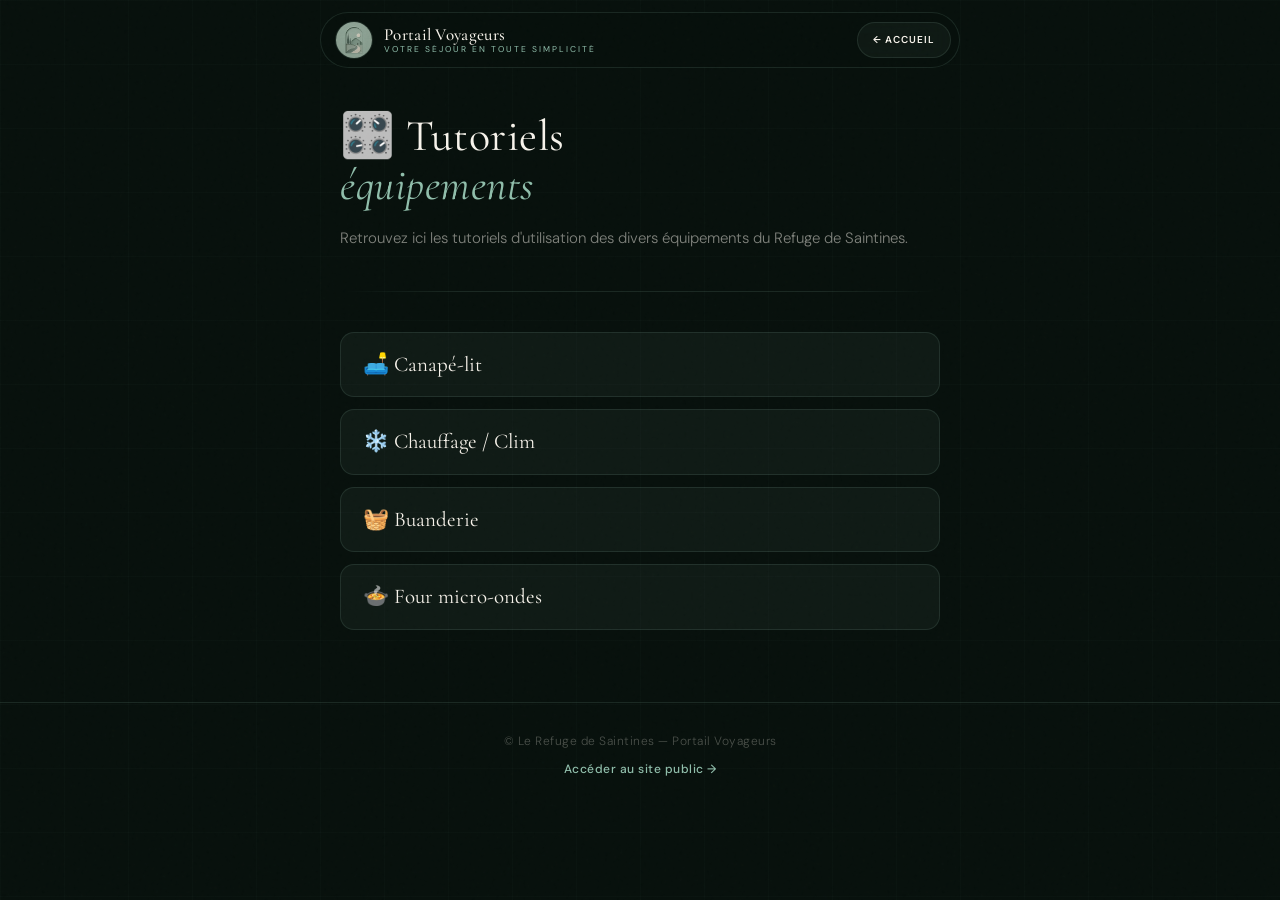
<file: tutoriels.html>
<!DOCTYPE html>
<html lang="fr">
<head>
    <meta charset="UTF-8">
    <title>Tutoriels équipements – Le Refuge de Saintines</title>

    <meta name="description" content="Tous les tutoriels d'utilisation des équipements du Refuge de Saintines.">
    <meta name="robots" content="noindex, nofollow">
    <meta name="viewport" content="width=device-width, initial-scale=1.0">
    <meta name="theme-color" content="#07100c">

    <link rel="preconnect" href="https://fonts.googleapis.com">
    <link rel="preconnect" href="https://fonts.gstatic.com" crossorigin>
    <link href="https://fonts.googleapis.com/css2?family=Cormorant+Garamond:ital,wght@0,400;0,500;0,600;1,400&family=DM+Sans:wght@300;400;500;600;700&display=swap" rel="stylesheet">

    <link rel="icon" href="images/logo-lrds.webp" type="image/webp">

    <link rel="stylesheet" href="css/base/00-tokens.css">
    <link rel="stylesheet" href="css/base/01-reset-base.css">
    <link rel="stylesheet" href="css/base/02-typography.css">
    <link rel="stylesheet" href="css/base/03-layout.css">
    <link rel="stylesheet" href="css/components/header.css">
    <link rel="stylesheet" href="css/components/buttons.css">
    <link rel="stylesheet" href="css/components/separators.css">
    <link rel="stylesheet" href="css/components/cards.css">
    <link rel="stylesheet" href="css/components/footer.css">
    <link rel="stylesheet" href="css/pages/tutoriels.css">
</head>

<body>
<a class="skip-link" href="#contenu-principal">Aller au contenu</a>

<header class="guest-header">
    <div class="header-inner">
        <div class="header-brand">
            <img src="images/logo-lrds.webp" alt="Logo Le Refuge de Saintines" class="guest-logo">
            <div class="guest-title">
                <span class="logo">Portail Voyageurs</span>
                <small class="sub">Votre séjour en toute simplicité</small>
            </div>
        </div>
        <a href="index.html" class="header-return">← Accueil</a>
    </div>
</header>

<main id="contenu-principal">
    <section class="page-hero">
        <div class="guest-container">
            <h1 class="reveal">🎛️ Tutoriels<br><em>équipements</em></h1>
            <p class="page-intro reveal reveal-delay-1">
                Retrouvez ici les tutoriels d'utilisation des divers équipements du Refuge de Saintines.
            </p>
        </div>
    </section>

    <section class="page-section">
        <div class="guest-container">
            <div class="section-separator reveal"></div>
        </div>
    </section>

    <nav class="guest-menu" aria-label="Menu des tutoriels équipements">
        <div class="guest-container menu-grid">
            <a href="tuto-canape-lit.html" class="menu-card compact reveal">
                <h2>🛋️ Canapé-lit</h2>
            </a>
            <a href="tuto-clim-chauffage.html" class="menu-card compact reveal">
                <h2>❄️ Chauffage / Clim</h2>
            </a>
            <a href="tuto-buanderie.html" class="menu-card compact reveal">
                <h2>🧺 Buanderie</h2>
            </a>
            <a href="tuto-micro-onde.html" class="menu-card compact reveal">
                <h2>🍲 Four micro-ondes</h2>
            </a>
        </div>
    </nav>
</main>

<footer class="guest-footer">
    <div class="guest-container">
        <p>© Le Refuge de Saintines — Portail Voyageurs</p>
        <p>
            <a href="https://gite-refugedesaintines.com" target="_blank" rel="noopener">
                Accéder au site public →
            </a>
        </p>
    </div>
</footer>

<script src="js/guest.js"></script>
</body>
</html>
</file>
<file: css/base/00-tokens.css>
/* ============================================================
   00-TOKENS.CSS — Variables de design
   Portail Voyageurs · Le Refuge de Saintines
   (DA alignée sur le site principal)
   ============================================================ */

:root {
  /* ── Couleurs de marque ── */
  --cream:        #F7F3EB;
  --sage:         #90beab;
  --sage-dark:    #10806e;
  --sage-light:   #b8d8cc;
  --muted:        #6b6b6b;
  --white:        #ffffff;
  --airbnb-red:   #F44336;

  /* ── Fond sombre luxueux ── */
  --bg:           #07100c;
  --bg-2:         #0d1a14;
  --bg-3:         #121f18;

  /* ── Glass / transparences ── */
  --glass:        rgba(144, 190, 171, 0.06);
  --glass-border: rgba(144, 190, 171, 0.14);
  --glass-hover:  rgba(144, 190, 171, 0.10);
  --cream-dim:    rgba(247, 243, 235, 0.50);
  --cream-faint:  rgba(247, 243, 235, 0.28);
  --sage-glow:    rgba(144, 190, 171, 0.22);

  /* ── Typographie ── */
  --font-display: 'Cormorant Garamond', Georgia, serif;
  --font-body:    'DM Sans', system-ui, -apple-system, sans-serif;

  /* ── Spacing & radii ── */
  --r:            14px;
  --rs:           8px;
  --container:    640px;   /* étroit : mobile-first */

  /* ── Transitions ── */
  --tr:           0.32s cubic-bezier(0.4, 0, 0.2, 1);
  --tr-slow:      0.6s cubic-bezier(0.4, 0, 0.2, 1);

  /* ── Shadows ── */
  --shadow-sm:    0 4px 16px rgba(0, 0, 0, 0.3);
  --shadow-md:    0 12px 40px rgba(0, 0, 0, 0.45);
  --shadow-lg:    0 24px 72px rgba(0, 0, 0, 0.55);
}
</file>
<file: css/base/02-typography.css>
/* ============================================================
   02-TYPOGRAPHY.CSS — Échelle typographique mobile-first
   ============================================================ */

h1, h2, h3, h4, h5, h6 {
  font-family: var(--font-display);
  font-weight: 400;
  line-height: 1.12;
  color: var(--cream);
}

h1 {
  font-size: clamp(32px, 9vw, 44px);
  letter-spacing: 0.5px;
}

h1 em { font-style: italic; color: var(--sage); }

h2 {
  font-size: clamp(22px, 6vw, 30px);
}

h2 em { font-style: italic; color: var(--sage); }

h3 {
  font-size: clamp(17px, 4.5vw, 20px);
  font-family: var(--font-body);
  font-weight: 600;
}

p {
  line-height: 1.7;
  font-weight: 300;
  font-size: 15px;
}

strong { font-weight: 600; color: var(--cream); }

.muted {
  color: var(--cream-faint);
  font-size: 13px;
  font-style: italic;
}

/* ── Eyebrow / label de section ── */
.eyebrow {
  display: inline-flex;
  align-items: center;
  gap: 10px;
  font-family: var(--font-body);
  font-size: 9px;
  font-weight: 700;
  letter-spacing: 4px;
  text-transform: uppercase;
  color: var(--sage);
}

.eyebrow::before {
  content: '';
  display: block;
  width: 28px;
  height: 1px;
  background: var(--sage);
}
</file>
<file: css/base/03-layout.css>
/* ============================================================
   03-LAYOUT.CSS — Containers, sections, utilitaires
   Mobile-first
   ============================================================ */

.guest-container {
  width: 100%;
  max-width: var(--container);
  margin: 0 auto;
  padding: 0 20px;
  position: relative;
  z-index: 1;
}

main {
  position: relative;
  z-index: 1;
  padding-bottom: 40px;
}

.page-section {
  padding: 8px 0;
}

.page-section + .page-section { padding-top: 0; }

/* ── Hero de page interne ── */
.page-hero {
  padding: 32px 0 8px;
}

.page-intro {
  color: var(--cream-dim);
  font-size: 15px;
  line-height: 1.75;
  margin-top: 14px;
}

/* ── Utilitaires ── */
.text-sage  { color: var(--sage); }
.text-muted { color: var(--cream-dim); }

.sr-only {
  position: absolute;
  width: 1px; height: 1px;
  padding: 0; margin: -1px;
  overflow: hidden;
  clip: rect(0, 0, 0, 0);
  white-space: nowrap;
  border: 0;
}

/* ── Reveal au scroll ── */
.reveal {
  opacity: 0;
  transform: translateY(24px);
  transition: opacity .7s cubic-bezier(.16,1,.3,1),
              transform .7s cubic-bezier(.16,1,.3,1);
}

.reveal.visible {
  opacity: 1;
  transform: none;
}

.reveal-delay-1 { transition-delay: .08s; }
.reveal-delay-2 { transition-delay: .16s; }
.reveal-delay-3 { transition-delay: .24s; }
.reveal-delay-4 { transition-delay: .32s; }
.reveal-delay-5 { transition-delay: .40s; }
.reveal-delay-6 { transition-delay: .48s; }

@media (prefers-reduced-motion: reduce) {
  .reveal { transition: opacity .3s; transform: none; }
}
</file>
<file: css/components/header.css>
/* ============================================================
   HEADER.CSS — Header sticky arrondi (style site principal)
   ============================================================ */

.guest-header {
  position: sticky;
  top: 0;
  z-index: 1000;
  padding: 12px 16px;
  transition: padding var(--tr);
}

.header-inner {
  max-width: var(--container);
  margin: 0 auto;
  display: flex;
  align-items: center;
  justify-content: space-between;
  gap: 12px;
  background: rgba(7, 16, 12, 0.72);
  border: 1px solid var(--glass-border);
  border-radius: 50px;
  padding: 8px 8px 8px 14px;
  backdrop-filter: blur(24px);
  -webkit-backdrop-filter: blur(24px);
  transition: background var(--tr), box-shadow var(--tr);
}

.guest-header.scrolled .header-inner {
  background: rgba(7, 16, 12, 0.92);
  box-shadow: 0 8px 32px rgba(0, 0, 0, 0.4);
}

/* ── Bloc gauche : logo + titre ── */
.header-brand {
  display: flex;
  align-items: center;
  gap: 11px;
  min-width: 0;
}

.guest-logo {
  height: 38px;
  width: 38px;
  border-radius: 50%;
  object-fit: cover;
  border: 1px solid var(--glass-border);
  flex-shrink: 0;
}

.guest-title {
  display: flex;
  flex-direction: column;
  line-height: 1.25;
  min-width: 0;
}

.guest-title .logo {
  font-family: var(--font-display);
  font-size: 17px;
  font-weight: 500;
  color: var(--cream);
  letter-spacing: 0.3px;
  white-space: nowrap;
}

.guest-title .sub {
  font-size: 8.5px;
  letter-spacing: 2px;
  text-transform: uppercase;
  color: var(--sage);
  white-space: nowrap;
  overflow: hidden;
  text-overflow: ellipsis;
}

/* ── Bouton retour dans le header ── */
.header-return {
  display: inline-flex;
  align-items: center;
  gap: 5px;
  flex-shrink: 0;
  background: var(--glass);
  border: 1px solid var(--glass-border);
  color: var(--cream);
  font-family: var(--font-body);
  font-size: 10px;
  font-weight: 600;
  letter-spacing: 1px;
  text-transform: uppercase;
  padding: 9px 15px;
  border-radius: 40px;
  white-space: nowrap;
  transition: var(--tr);
}

.header-return:hover,
.header-return:active {
  border-color: var(--sage);
  color: var(--sage);
  background: var(--glass-hover);
}

/* Sur très petits écrans, le sous-titre passe en retrait si besoin */
@media (max-width: 360px) {
  .guest-title .sub { display: none; }
  .guest-title .logo { font-size: 16px; }
}
</file>
<file: css/components/buttons.css>
/* ============================================================
   BUTTONS.CSS — Boutons & pills
   ============================================================ */

.btn-pill {
  display: inline-flex;
  align-items: center;
  justify-content: center;
  gap: 9px;
  padding: 14px 24px;
  border-radius: 60px;
  font-family: var(--font-body);
  font-size: 13px;
  font-weight: 600;
  letter-spacing: 0.5px;
  text-decoration: none;
  border: 1px solid var(--glass-border);
  background: var(--glass);
  color: var(--cream);
  transition: var(--tr);
  cursor: pointer;
}

.btn-pill:hover,
.btn-pill:active {
  border-color: var(--sage);
  color: var(--sage);
  background: var(--glass-hover);
  transform: translateY(-2px);
}

.btn-pill .btn-icon {
  width: 18px;
  height: 18px;
  flex-shrink: 0;
  fill: currentColor;
}

/* WhatsApp garde ses couleurs propres */
.btn-pill .whatsapp-icon { fill: none; }

/* ── Bouton principal sage ── */
.btn-primary {
  background: var(--sage);
  color: var(--bg);
  border-color: var(--sage);
  box-shadow: 0 0 28px var(--sage-glow);
  font-weight: 700;
}

.btn-primary:hover,
.btn-primary:active {
  background: var(--sage-light);
  color: var(--bg);
  box-shadow: 0 0 44px var(--sage-glow);
}

/* ── Bouton de switch (tutoriels) ── */
.tutorial-mode-btn {
  margin-top: 20px;
  width: 100%;
}

/* ── Lien Maps ── */
.map-link {
  width: 100%;
  margin-top: 4px;
}
</file>
<file: css/components/separators.css>
/* ============================================================
   SEPARATORS.CSS — Séparateurs de section
   ============================================================ */

.section-separator {
  width: 100%;
  height: 1px;
  background: linear-gradient(
    to right,
    transparent,
    var(--glass-border) 20%,
    var(--glass-border) 80%,
    transparent
  );
  margin: 24px 0;
}

/* Variante courte centrée (décorative) */
.divider-short {
  width: 48px;
  height: 1px;
  background: var(--sage);
  margin: 20px 0;
  opacity: .6;
}
</file>
<file: css/components/cards.css>
/* ============================================================
   CARDS.CSS — Cartes menu + cartes info (glassmorphism)
   ============================================================ */

/* ── Grille du menu (mobile : 1 colonne) ── */
.menu-grid {
  display: grid;
  grid-template-columns: 1fr;
  gap: 12px;
  margin-top: 8px;
}

/* ── Carte de menu cliquable ── */
.menu-card {
  display: block;
  background: var(--glass);
  border: 1px solid var(--glass-border);
  border-radius: var(--r);
  padding: 20px 22px;
  text-decoration: none;
  color: var(--cream);
  position: relative;
  overflow: hidden;
  transition: border-color var(--tr), background var(--tr), transform var(--tr);
}

.menu-card::after {
  content: '→';
  position: absolute;
  top: 50%;
  right: 20px;
  transform: translateY(-50%);
  color: var(--sage);
  font-size: 18px;
  opacity: 0;
  transition: opacity var(--tr), right var(--tr);
}

.menu-card:hover,
.menu-card:active {
  border-color: rgba(144, 190, 171, 0.32);
  background: var(--glass-hover);
  transform: translateY(-2px);
}

.menu-card:hover::after,
.menu-card:active::after {
  opacity: 1;
  right: 16px;
}

.menu-card h2 {
  font-family: var(--font-display);
  font-size: 21px;
  font-weight: 400;
  color: var(--cream);
  margin-bottom: 4px;
  padding-right: 28px;
}

.menu-card p {
  font-size: 13px;
  color: var(--cream-dim);
  line-height: 1.5;
  padding-right: 28px;
}

/* Carte menu sans description (page tutoriels) → centrage vertical */
.menu-card.compact {
  display: flex;
  align-items: center;
  min-height: 64px;
}

.menu-card.compact h2 {
  margin-bottom: 0;
}

/* ── Carte d'information (contenu) ── */
.info-card {
  background: var(--glass);
  border: 1px solid var(--glass-border);
  border-radius: var(--r);
  padding: 24px 22px;
  margin-bottom: 16px;
  transition: border-color var(--tr);
}

.info-card:hover { border-color: rgba(144, 190, 171, 0.24); }

.info-title {
  font-family: var(--font-display);
  font-size: 22px;
  font-weight: 400;
  color: var(--cream);
  margin-bottom: 12px;
  display: flex;
  align-items: center;
  gap: 10px;
}

.info-card p {
  color: var(--cream-dim);
  font-size: 14px;
  line-height: 1.7;
}

.info-card p + p { margin-top: 12px; }

.info-card ul {
  margin-top: 12px;
  display: flex;
  flex-direction: column;
  gap: 8px;
}

.info-card ul li {
  position: relative;
  padding-left: 18px;
  font-size: 14px;
  color: var(--cream-dim);
  line-height: 1.6;
}

.info-card ul li::before {
  content: '';
  position: absolute;
  left: 0;
  top: 9px;
  width: 5px;
  height: 5px;
  border-radius: 50%;
  background: var(--sage);
}
</file>
<file: css/components/footer.css>
/* ============================================================
   FOOTER.CSS — Pied de page
   ============================================================ */

.guest-footer {
  position: relative;
  z-index: 1;
  border-top: 1px solid var(--glass-border);
  margin-top: 32px;
  padding: 28px 20px 36px;
  text-align: center;
}

.guest-footer .guest-container {
  display: flex;
  flex-direction: column;
  gap: 8px;
}

.guest-footer p {
  font-size: 12px;
  color: var(--cream-faint);
  letter-spacing: 0.5px;
}

.guest-footer a {
  color: var(--sage);
  font-size: 12px;
  font-weight: 500;
  transition: color var(--tr);
}

.guest-footer a:hover { color: var(--sage-light); }
</file>
<file: css/pages/home.css>
/* ============================================================
   HOME.CSS — Page d'accueil du portail
   ============================================================ */

.guest-welcome {
  padding: 36px 0 8px;
  text-align: center;
}

.guest-welcome .eyebrow {
  margin-bottom: 18px;
  justify-content: center;
}

.guest-welcome .eyebrow::after {
  content: '';
  display: block;
  width: 28px;
  height: 1px;
  background: var(--sage);
}

.guest-welcome h1 {
  margin-bottom: 16px;
}

.welcome-text {
  color: var(--cream-dim);
  font-size: 15px;
  line-height: 1.75;
  max-width: 460px;
  margin: 0 auto 24px;
}

/* ── Carte contact (tel + WhatsApp) ── */
.contact-card {
  display: flex;
  flex-direction: column;
  gap: 10px;
  max-width: 320px;
  margin: 0 auto;
}

.contact-card .btn-pill {
  width: 100%;
}

.phone-text {
  font-weight: 600;
  letter-spacing: 0.5px;
}

/* ── Titre de section menu ── */
.menu-section-label {
  text-align: center;
  margin: 8px 0 4px;
}

.guest-menu {
  padding-top: 8px;
}
</file>
<file: css/pages/arrivee.css>
/* ============================================================
   ARRIVEE.CSS — Page Arrivée / Check-in
   ============================================================ */

.arrivee-steps {
  display: flex;
  flex-direction: column;
  gap: 24px;
  margin-top: 20px;
}

.arrivee-step {
  border-top: 1px solid var(--glass-border);
  padding-top: 20px;
}

.arrivee-step:first-child {
  border-top: none;
  padding-top: 0;
}

.arrivee-step-head {
  display: flex;
  align-items: flex-start;
  gap: 14px;
}

.arrivee-step-badge {
  flex-shrink: 0;
  width: 34px;
  height: 34px;
  border-radius: 50%;
  background: var(--sage);
  color: var(--bg);
  font-family: var(--font-display);
  font-size: 18px;
  font-weight: 700;
  display: flex;
  align-items: center;
  justify-content: center;
  box-shadow: 0 0 20px var(--sage-glow);
}

.arrivee-step-head h3 {
  font-family: var(--font-display);
  font-size: 20px;
  font-weight: 400;
  color: var(--cream);
  margin-bottom: 6px;
}

.arrivee-step-head p {
  font-size: 14px;
  color: var(--cream-dim);
  line-height: 1.65;
}

/* ── Code de la boîte à clés ── */
.arrivee-code {
  display: inline-block;
  font-family: var(--font-display);
  font-size: 22px;
  font-weight: 700;
  letter-spacing: 4px;
  color: var(--sage);
  background: rgba(144, 190, 171, 0.10);
  border: 1px solid var(--glass-border);
  border-radius: var(--rs);
  padding: 2px 12px;
  margin: 2px 0;
}

/* ── Liste de l'étape 3 ── */
.arrivee-list {
  margin-top: 4px;
  display: flex;
  flex-direction: column;
  gap: 8px;
}

.arrivee-list li {
  font-size: 14px;
  color: var(--cream-dim);
  line-height: 1.6;
}

/* ── Médias / photos d'étape ── */
.arrivee-media {
  margin-top: 16px;
  padding-left: 48px; /* aligné sous le texte, après le badge */
}

.arrivee-photo {
  margin: 0;
  border-radius: var(--r);
  overflow: hidden;
  border: 1px solid var(--glass-border);
  background: var(--bg-2);
}

.arrivee-photo img {
  width: 100%;
  height: auto;
  display: block;
  transition: transform var(--tr-slow);
}

.arrivee-photo:hover img { transform: scale(1.04); }

.arrivee-photo figcaption {
  padding: 10px 14px;
  font-size: 11px;
  letter-spacing: 1px;
  text-transform: uppercase;
  color: var(--cream-faint);
  text-align: center;
  background: var(--bg-2);
}

@media (max-width: 420px) {
  .arrivee-media { padding-left: 0; }
}
</file>
<file: css/pages/checkout.css>
/* ============================================================
   CHECKOUT.CSS — Page Départ / Check-out
   ============================================================ */

/* ── Carte mise en avant (heure de départ) ── */
.checkout-highlight {
  text-align: center;
  background: linear-gradient(
    160deg,
    rgba(144, 190, 171, 0.08),
    var(--glass)
  );
  border-color: rgba(144, 190, 171, 0.24);
}

.checkout-highlight .info-title {
  justify-content: center;
}

.checkout-time {
  font-size: 15px;
  color: var(--cream-dim);
  margin-top: 4px;
}

.checkout-code {
  display: inline-block;
  font-family: var(--font-display);
  font-size: 30px;
  font-weight: 700;
  color: var(--sage);
  letter-spacing: 2px;
  margin-top: 6px;
}

/* ── Checklist interactive ── */
.checkout-list {
  margin-top: 16px;
  display: flex;
  flex-direction: column;
  gap: 4px;
}

/* on neutralise la puce générique des info-card ul li */
.checkout-list li { padding-left: 0 !important; }
.checkout-list li::before { display: none !important; }

.checkout-item {
  display: flex;
  align-items: center;
  gap: 14px;
  padding: 13px 14px;
  border-radius: var(--rs);
  background: var(--glass);
  border: 1px solid transparent;
  cursor: pointer;
  transition: background var(--tr), border-color var(--tr);
  user-select: none;
}

.checkout-item:hover {
  background: var(--glass-hover);
}

.checkout-item input[type="checkbox"] {
  appearance: none;
  -webkit-appearance: none;
  width: 22px;
  height: 22px;
  flex-shrink: 0;
  border: 1.5px solid var(--glass-border);
  border-radius: 6px;
  background: transparent;
  cursor: pointer;
  position: relative;
  transition: border-color var(--tr), background var(--tr);
}

.checkout-item input[type="checkbox"]:checked {
  background: var(--sage);
  border-color: var(--sage);
}

.checkout-item input[type="checkbox"]:checked::after {
  content: '✓';
  position: absolute;
  inset: 0;
  display: flex;
  align-items: center;
  justify-content: center;
  color: var(--bg);
  font-size: 14px;
  font-weight: 700;
}

.checkout-item span {
  font-size: 14px;
  color: var(--cream-dim);
  line-height: 1.5;
  transition: color var(--tr), opacity var(--tr);
}

/* Item coché → texte estompé + barré léger */
.checkout-item input[type="checkbox"]:checked + span {
  color: var(--cream-faint);
  text-decoration: line-through;
  text-decoration-color: var(--cream-faint);
}

/* ── Carte clés & avis ── */
.checkout-keys .checkout-code,
.checkout-review .checkout-code {
  font-size: 16px;
  letter-spacing: 0.5px;
}
</file>
<file: css/pages/parking.css>
/* ============================================================
   PARKING.CSS — Page Stationnement
   ============================================================ */

.lrds-map-link {
  margin-top: 20px;
}

.lrds-map-link .btn-pill {
  width: 100%;
}

/* ── Figures / photos ── */
.parking-figure {
  margin: 16px 0 0;
  border-radius: var(--r);
  overflow: hidden;
  border: 1px solid var(--glass-border);
  background: var(--bg-2);
}

.parking-image {
  width: 100%;
  height: auto;
  display: block;
  transition: transform var(--tr-slow);
}

.parking-figure:hover .parking-image { transform: scale(1.04); }

.parking-figcaption {
  padding: 10px 14px;
  font-size: 11px;
  letter-spacing: 1px;
  text-transform: uppercase;
  color: var(--cream-faint);
  text-align: center;
  background: var(--bg-2);
}

/* ── Blocs de zones ── */
.parking-block .info-title {
  font-size: 19px;
}

.parking-block.recommended .info-title {
  color: var(--sage);
}

.parking-block.recommended .info-title::before {
  content: '★';
  font-size: 14px;
  color: var(--sage);
}

.parking-option + .parking-option {
  margin-top: 0;
}

.parking-option .map-link {
  margin-top: 14px;
}

/* Badge "recommandé" */
.parking-block.recommended {
  position: relative;
}
</file>
<file: css/pages/reglement.css>
/* ============================================================
   REGLEMENT.CSS — Page Règlement intérieur
   ============================================================ */

/* Les cartes règlement utilisent .info-card (déjà stylé).
   Ici on ajuste juste quelques détails spécifiques. */

.reglement-grid .info-card {
  margin-bottom: 14px;
}

.info-card .muted {
  margin-top: 12px;
  display: block;
}
</file>
<file: css/pages/tutoriels.css>
/* ============================================================
   TUTORIELS.CSS — Menu tutos + pages tuto (vidéo, étapes)
   ============================================================ */

/* ── Bloc vidéo (canapé-lit) ── */
.tutorial-video-block {
  max-width: var(--container);
  margin: 8px auto 0;
  padding: 0 20px;
}

.video-wrapper {
  position: relative;
  border-radius: var(--r);
  overflow: hidden;
  border: 1px solid var(--glass-border);
  background: var(--bg-2);
  box-shadow: var(--shadow-md);
}

.video-wrapper video {
  width: 100%;
  height: auto;
  display: block;
  background: #000;
}

/* ── Carte tutoriel (étapes + photos) ── */
.tutorial-card-section {
  padding-top: 8px;
}

.tutorial-card {
  background: var(--glass);
  border: 1px solid var(--glass-border);
  border-radius: var(--r);
  padding: 22px;
}

.tutorial-subtitle {
  font-family: var(--font-display);
  font-size: 24px;
  font-weight: 400;
  color: var(--sage);
  margin-bottom: 18px;
  text-align: center;
}

/* ── Photos ── */
.tutorial-photo {
  width: 100%;
  height: auto;
  display: block;
  border-radius: var(--rs);
  border: 1px solid var(--glass-border);
  margin-bottom: 16px;
  background: var(--bg-2);
}

.tutorial-photo-stack {
  display: flex;
  flex-direction: column;
  gap: 12px;
  margin-bottom: 16px;
}

.tutorial-photo-stack .tutorial-photo {
  margin-bottom: 0;
}

/* ── Étapes ── */
.tutorial-steps {
  display: flex;
  flex-direction: column;
  gap: 18px;
  margin-top: 4px;
}

.tutorial-steps > li {
  list-style: none;
}

.step-title {
  display: block;
  font-family: var(--font-body);
  font-size: 15px;
  font-weight: 600;
  color: var(--cream);
  margin-bottom: 8px;
}

.tutorial-steps ul {
  list-style: none;
  display: flex;
  flex-direction: column;
  gap: 6px;
  padding-left: 4px;
}

.tutorial-steps ul li {
  position: relative;
  padding-left: 18px;
  font-size: 14px;
  color: var(--cream-dim);
  line-height: 1.6;
}

.tutorial-steps ul li::before {
  content: '';
  position: absolute;
  left: 0;
  top: 9px;
  width: 5px;
  height: 5px;
  border-radius: 50%;
  background: var(--sage);
}

/* Sous-liste (modes, programmes) légèrement en retrait */
.tutorial-steps ul ul,
.mode-list {
  margin-top: 6px;
  padding-left: 14px;
}

.mode-list li::before {
  background: var(--sage-light);
}

/* ── Ligne "astuce / disclaimer" ── */
.tutorial-muted-row {
  padding-left: 0 !important;
  font-size: 13px !important;
  font-style: italic;
  color: var(--cream-faint) !important;
  line-height: 1.6;
  background: rgba(144, 190, 171, 0.05);
  border-left: 2px solid var(--sage);
  border-radius: 0 var(--rs) var(--rs) 0;
  padding: 12px 14px !important;
}

.tutorial-muted-row::before {
  display: none !important;
}

/* ── Transition douce lors du switch de contenu (JS) ── */
.tutorial-steps,
.tutorial-subtitle,
.tutorial-photo {
  transition: opacity .3s ease;
}

.is-switching .tutorial-steps,
.is-switching .tutorial-subtitle,
.is-switching .tutorial-photo {
  opacity: 0;
}
</file>
